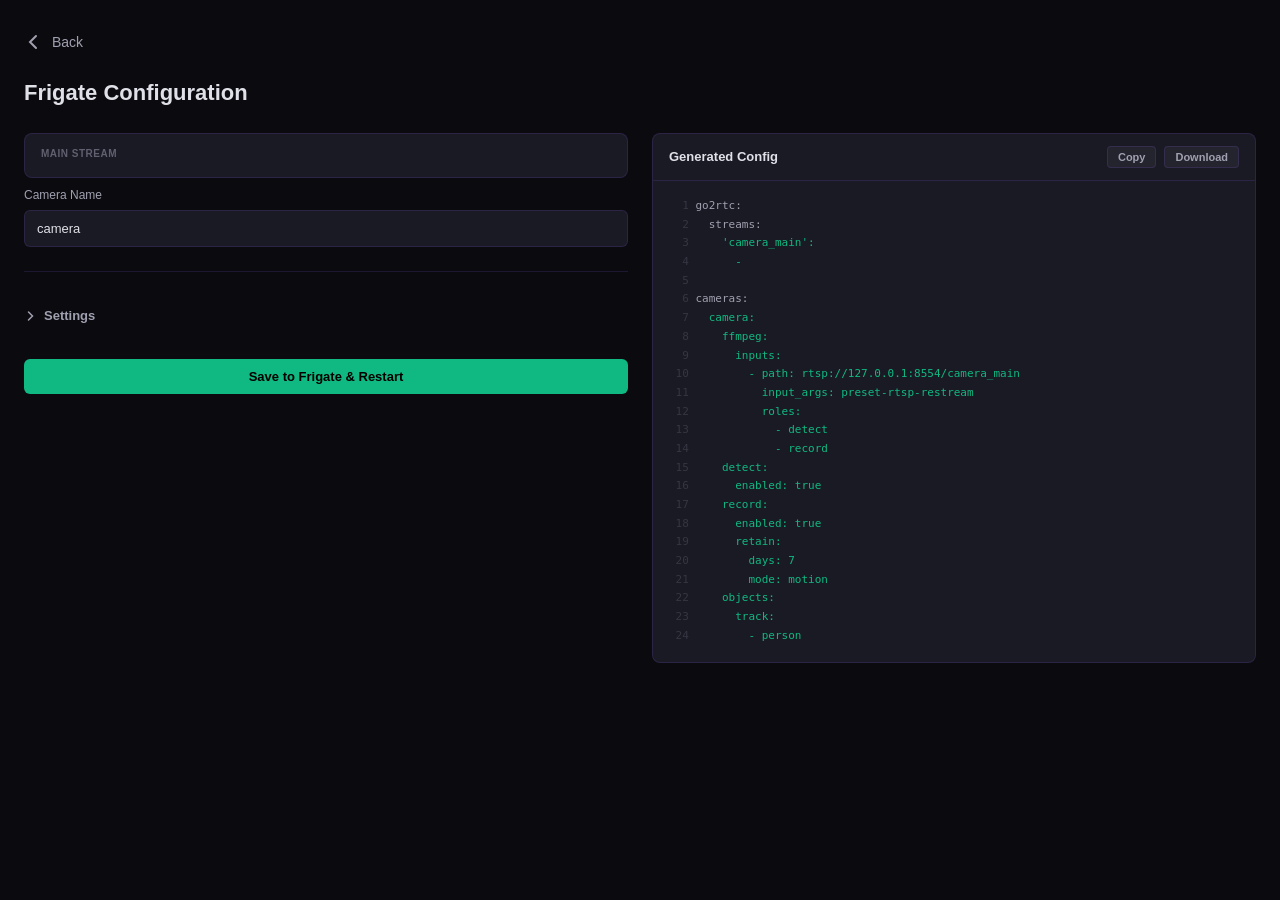
<file: demo-config.html>
<!DOCTYPE html>
<html lang="en">
<head>
    <meta charset="UTF-8">
    <meta name="viewport" content="width=device-width, initial-scale=1.0, maximum-scale=1.0, user-scalable=no">
    <meta name="theme-color" content="#0a0a0f">
    <title>Strix - Configuration</title>
    <style>
        *, *::before, *::after { box-sizing: border-box; margin: 0; padding: 0; }

        :root {
            --bg-primary: #0a0a0f;
            --bg-secondary: #1a1a24;
            --bg-tertiary: #24242f;
            --bg-elevated: #2a2a38;
            --purple-primary: #8b5cf6;
            --purple-light: #a78bfa;
            --purple-dark: #7c3aed;
            --purple-glow: rgba(139, 92, 246, 0.3);
            --purple-glow-strong: rgba(139, 92, 246, 0.5);
            --text-primary: #e0e0e8;
            --text-secondary: #a0a0b0;
            --text-tertiary: #606070;
            --success: #10b981;
            --warning: #f59e0b;
            --error: #ef4444;
            --border-color: rgba(139, 92, 246, 0.15);
            --font-primary: -apple-system, BlinkMacSystemFont, 'Segoe UI', 'Roboto', sans-serif;
            --font-mono: 'SF Mono', 'Monaco', 'Inconsolata', 'Fira Code', monospace;
            --transition-fast: 150ms cubic-bezier(0.4, 0, 0.2, 1);
            --transition-base: 250ms cubic-bezier(0.4, 0, 0.2, 1);
            --shadow-lg: 0 8px 24px rgba(0, 0, 0, 0.5);
        }

        html { font-size: 16px; -webkit-font-smoothing: antialiased; }
        body { font-family: var(--font-primary); background: var(--bg-primary); color: var(--text-primary); line-height: 1.5; min-height: 100vh; }

        .screen { padding: 1.5rem; max-width: 1400px; margin: 0 auto; animation: fadeIn var(--transition-base); }

        .btn-back {
            display: inline-flex; align-items: center; gap: 0.5rem;
            background: none; border: none; color: var(--text-secondary);
            font-size: 0.875rem; font-family: var(--font-primary);
            cursor: pointer; padding: 0.5rem 0; margin-bottom: 1rem;
            transition: color var(--transition-fast);
        }
        .btn-back:hover { color: var(--purple-primary); }

        .page-title { font-size: 1.375rem; font-weight: 600; margin-bottom: 1.5rem; }

        /* Mobile tabs */
        .tabs { display: none; margin-bottom: 1rem; }

        .tabs-row {
            display: flex; gap: 0;
            background: var(--bg-secondary); border: 1px solid var(--border-color);
            border-radius: 8px; padding: 3px; overflow: hidden;
        }

        .tab-btn {
            flex: 1; padding: 0.625rem; text-align: center;
            background: none; border: none; border-radius: 6px;
            font-size: 0.8125rem; font-weight: 600; font-family: var(--font-primary);
            color: var(--text-tertiary); cursor: pointer;
            transition: all var(--transition-fast);
        }
        .tab-btn.active { background: var(--purple-primary); color: white; }

        /* Two-column layout */
        .columns { display: flex; gap: 1.5rem; align-items: flex-start; }

        .col-settings { flex: 1; min-width: 0; }
        .col-config { flex: 1; min-width: 0; position: sticky; top: 1.5rem; }

        @media (max-width: 768px) {
            .tabs { display: block; }
            .columns { flex-direction: column; }
            .col-settings, .col-config { width: 100%; }
            .col-config { position: static; }
            .col-settings.hidden, .col-config.hidden { display: none; }
        }

        /* Stream info */
        .stream-card {
            padding: 0.75rem 1rem;
            background: var(--bg-secondary); border: 1px solid var(--border-color);
            border-radius: 8px; margin-bottom: 0.5rem;
        }
        .stream-label {
            font-size: 0.625rem; font-weight: 600; text-transform: uppercase;
            letter-spacing: 0.05em; color: var(--text-tertiary); margin-bottom: 0.25rem;
        }
        .stream-val { font-family: var(--font-mono); font-size: 0.6875rem; color: var(--text-secondary); word-break: break-all; }
        .stream-val .scheme { color: var(--purple-light); }
        .stream-meta { font-family: var(--font-mono); font-size: 0.625rem; color: var(--text-tertiary); margin-top: 0.25rem; }

        .btn-add-sub {
            display: inline-flex; align-items: center; gap: 0.375rem;
            padding: 0.375rem 0.75rem; background: var(--bg-tertiary);
            border: 1px solid var(--border-color); border-radius: 6px;
            color: var(--text-secondary); font-size: 0.75rem; font-weight: 500;
            font-family: var(--font-primary); cursor: pointer;
            transition: all var(--transition-fast); margin-bottom: 1.5rem;
        }
        .btn-add-sub:hover { border-color: var(--purple-primary); color: var(--purple-light); }

        /* Form fields */
        .section-divider { height: 1px; background: var(--border-color); margin: 1.5rem 0; }

        .form-group { margin-bottom: 1rem; }

        .field-label {
            font-size: 0.75rem; font-weight: 500; color: var(--text-secondary);
            margin-bottom: 0.375rem; display: flex; align-items: center; gap: 0.375rem;
        }

        .field-hint { font-size: 0.6875rem; color: var(--text-tertiary); margin-top: 0.25rem; }

        .input {
            width: 100%; padding: 0.625rem 0.75rem;
            background: var(--bg-secondary); border: 1px solid var(--border-color);
            border-radius: 6px; color: var(--text-primary);
            font-size: 0.8125rem; font-family: var(--font-primary);
            outline: none; transition: all var(--transition-fast);
        }
        .input:focus { border-color: var(--purple-primary); box-shadow: 0 0 0 2px var(--purple-glow); }
        .input::placeholder { color: var(--text-tertiary); }
        .input-sm { max-width: 120px; }
        .input-mono { font-family: var(--font-mono); font-size: 0.75rem; }

        .row { display: flex; gap: 0.75rem; }
        .row > .form-group { flex: 1; }

        select.input { cursor: pointer; appearance: none; padding-right: 2rem;
            background-image: url("data:image/svg+xml,%3Csvg width='10' height='6' viewBox='0 0 10 6' fill='none' xmlns='http://www.w3.org/2000/svg'%3E%3Cpath d='M1 1l4 4 4-4' stroke='%23606070' stroke-width='1.5' stroke-linecap='round'/%3E%3C/svg%3E");
            background-repeat: no-repeat; background-position: right 0.75rem center;
        }

        /* Toggle */
        .toggle-row {
            display: flex; align-items: center; justify-content: space-between;
            padding: 0.5rem 0;
        }
        .toggle-label { font-size: 0.8125rem; color: var(--text-primary); }

        .toggle {
            width: 36px; height: 20px; border-radius: 10px;
            background: var(--bg-tertiary); border: 1px solid var(--border-color);
            cursor: pointer; position: relative; transition: all var(--transition-fast);
            flex-shrink: 0;
        }
        .toggle.on { background: var(--purple-primary); border-color: var(--purple-primary); }
        .toggle::after {
            content: ''; position: absolute; top: 2px; left: 2px;
            width: 14px; height: 14px; border-radius: 50%;
            background: white; transition: transform var(--transition-fast);
        }
        .toggle.on::after { transform: translateX(16px); }

        /* Expand buttons */
        .expand-btn {
            display: flex; align-items: center; gap: 0.5rem;
            width: 100%; padding: 0.75rem 0; background: none; border: none;
            color: var(--text-secondary); font-size: 0.8125rem; font-weight: 600;
            font-family: var(--font-primary); cursor: pointer;
            transition: color var(--transition-fast);
        }
        .expand-btn:hover { color: var(--purple-primary); }
        .expand-btn .chevron { transition: transform var(--transition-fast); width: 12px; height: 12px; }
        .expand-btn.open .chevron { transform: rotate(90deg); }

        .expandable { display: none; }
        .expandable.open { display: block; }

        .section-title {
            font-size: 0.6875rem; font-weight: 600; text-transform: uppercase;
            letter-spacing: 0.06em; color: var(--text-tertiary);
            padding-bottom: 0.5rem; margin-bottom: 0.75rem;
            border-bottom: 1px solid var(--border-color);
        }

        /* Config panel */
        .config-panel {
            background: var(--bg-secondary); border: 1px solid var(--border-color);
            border-radius: 8px; overflow: hidden;
        }

        .config-header {
            display: flex; align-items: center; justify-content: space-between;
            padding: 0.75rem 1rem; border-bottom: 1px solid var(--border-color);
        }
        .config-title { font-size: 0.8125rem; font-weight: 600; }
        .config-actions { display: flex; gap: 0.5rem; }

        .btn-sm {
            padding: 0.25rem 0.625rem; border-radius: 4px;
            font-size: 0.6875rem; font-weight: 600; font-family: var(--font-primary);
            cursor: pointer; border: 1px solid var(--border-color);
            background: var(--bg-tertiary); color: var(--text-secondary);
            transition: all var(--transition-fast);
        }
        .btn-sm:hover { border-color: var(--purple-primary); color: var(--purple-light); }

        .config-code {
            padding: 1rem; font-family: var(--font-mono); font-size: 0.6875rem;
            color: var(--text-secondary); line-height: 1.7;
            max-height: 75vh; overflow-y: auto; white-space: pre;
        }
        .config-code::-webkit-scrollbar { width: 5px; }
        .config-code::-webkit-scrollbar-track { background: transparent; }
        .config-code::-webkit-scrollbar-thumb { background: var(--purple-primary); border-radius: 3px; }

        .diff-added { color: var(--success); }
        .diff-context { color: var(--text-secondary); }
        .diff-line-num { color: var(--text-tertiary); display: inline-block; width: 3ch; text-align: right; margin-right: 1ch; user-select: none; opacity: 0.4; }

        .config-footer {
            padding: 0.75rem 1rem; border-top: 1px solid var(--border-color);
            display: flex; gap: 0.5rem;
        }

        .save-settings { margin-top: 1.5rem; }

        @media (min-width: 769px) {
            .config-footer { display: none !important; }
        }
        @media (max-width: 768px) {
            .save-settings { display: none !important; }
        }

        .btn-save {
            flex: 1; padding: 0.625rem; border-radius: 6px;
            background: var(--success); color: #000; border: none;
            font-size: 0.8125rem; font-weight: 700; font-family: var(--font-primary);
            cursor: pointer; transition: opacity var(--transition-fast);
        }
        .btn-save:hover:not(:disabled) { opacity: 0.9; }
        .btn-save:disabled { opacity: 0.4; cursor: not-allowed; }

        /* Notice */
        .notice {
            padding: 1rem; background: rgba(139, 92, 246, 0.06);
            border: 1px solid rgba(139, 92, 246, 0.2);
            border-radius: 8px; margin-bottom: 1.5rem;
        }
        .notice-title { font-size: 0.875rem; font-weight: 600; color: var(--purple-light); margin-bottom: 0.375rem; }
        .notice-text { font-size: 0.75rem; color: var(--text-secondary); line-height: 1.6; margin-bottom: 0.5rem; }
        .notice-code { font-family: var(--font-mono); font-size: 0.6875rem; background: var(--bg-secondary); padding: 0.375rem 0.625rem; border-radius: 4px; color: var(--purple-light); display: block; margin-top: 0.375rem; }
        .notice-close { float: right; background: none; border: none; color: var(--text-tertiary); cursor: pointer; padding: 0; font-size: 1.25rem; line-height: 1; }

        .toast {
            position: fixed; bottom: 1.5rem; left: 50%;
            transform: translateX(-50%) translateY(100px);
            padding: 0.75rem 1.25rem; background: var(--bg-elevated);
            border: 1px solid var(--border-color); border-radius: 8px;
            box-shadow: var(--shadow-lg); font-size: 0.8125rem; color: var(--text-primary);
            z-index: 1000; transition: transform var(--transition-base);
        }
        .toast.show { transform: translateX(-50%) translateY(0); }
        .toast.hidden { display: none; }

        @keyframes fadeIn { from { opacity: 0; } to { opacity: 1; } }
    </style>
</head>
<body>

<div class="screen">
    <button class="btn-back" id="btn-back">
        <svg width="20" height="20" viewBox="0 0 20 20" fill="none"><path d="M12 4L6 10l6 6" stroke="currentColor" stroke-width="2" stroke-linecap="round"/></svg>
        Back
    </button>
    <h2 class="page-title">Frigate Configuration</h2>

    <div id="notice-area"></div>

    <div class="tabs" id="tabs">
        <div class="tabs-row">
            <button class="tab-btn active" data-tab="settings">Settings</button>
            <button class="tab-btn" data-tab="config">Config</button>
        </div>
    </div>

    <div class="columns">
        <!-- LEFT: settings -->
        <div class="col-settings" id="col-settings">
            <!-- streams -->
            <div class="stream-card" id="main-card"></div>
            <div class="stream-card" id="sub-card" style="display:none"></div>
            <button class="btn-add-sub" id="btn-add-sub" style="display:none">
                <svg width="14" height="14" viewBox="0 0 16 16" fill="none"><path d="M8 3v10M3 8h10" stroke="currentColor" stroke-width="1.5" stroke-linecap="round"/></svg>
                Add Sub Stream
            </button>

            <!-- Level 1: Basic -->
            <div class="form-group">
                <div class="field-label">Camera Name</div>
                <input class="input" id="f-name" placeholder="camera_name" autocomplete="off" spellcheck="false">
            </div>

            <div class="section-divider"></div>

            <!-- Level 2: Settings -->
            <button class="expand-btn" id="btn-l2">
                <svg class="chevron" viewBox="0 0 12 12" fill="none"><path d="M4.5 2l4 4-4 4" stroke="currentColor" stroke-width="1.5" stroke-linecap="round"/></svg>
                Settings
            </button>
            <div class="expandable" id="level2">

                <div class="section-title">Detect</div>
                <div class="toggle-row"><span class="toggle-label">Enabled</span><div class="toggle on" id="t-detect"></div></div>
                <div class="row">
                    <div class="form-group"><div class="field-label">FPS</div><input class="input input-sm" id="f-detect-fps" type="number" placeholder="5"></div>
                    <div class="form-group"><div class="field-label">Width</div><input class="input input-sm" id="f-detect-w" type="number" placeholder="auto"></div>
                    <div class="form-group"><div class="field-label">Height</div><input class="input input-sm" id="f-detect-h" type="number" placeholder="auto"></div>
                </div>

                <div class="section-title">Record</div>
                <div class="toggle-row"><span class="toggle-label">Enabled</span><div class="toggle on" id="t-record"></div></div>

                <div class="section-title">Objects</div>
                <div class="form-group">
                    <input class="input" id="f-objects" value="person" placeholder="person, car, dog" autocomplete="off">
                    <div class="field-hint">Comma-separated list of objects to track</div>
                </div>

                <div class="section-title">Motion</div>
                <div class="toggle-row"><span class="toggle-label">Enabled</span><div class="toggle" id="t-motion"></div></div>
                <div class="row">
                    <div class="form-group"><div class="field-label">Threshold</div><input class="input input-sm" id="f-motion-thresh" type="number" placeholder="30"></div>
                    <div class="form-group"><div class="field-label">Contour Area</div><input class="input input-sm" id="f-motion-contour" type="number" placeholder="10"></div>
                </div>

                <div class="section-title">Other</div>
                <div class="toggle-row"><span class="toggle-label">Snapshots</span><div class="toggle" id="t-snapshots"></div></div>
                <div class="toggle-row"><span class="toggle-label">Audio Detection</span><div class="toggle" id="t-audio"></div></div>
                <div class="form-group" id="audio-filters-group" style="display:none">
                    <div class="field-label">Audio Filters</div>
                    <input class="input" id="f-audio-filters" placeholder="bark, speech, fire_alarm" autocomplete="off">
                </div>
                <div class="toggle-row"><span class="toggle-label">Notifications</span><div class="toggle" id="t-notifications"></div></div>

                <div class="section-divider"></div>

                <!-- Level 3: Advanced -->
                <button class="expand-btn" id="btn-l3">
                    <svg class="chevron" viewBox="0 0 12 12" fill="none"><path d="M4.5 2l4 4-4 4" stroke="currentColor" stroke-width="1.5" stroke-linecap="round"/></svg>
                    Advanced
                </button>
                <div class="expandable" id="level3">

                    <div class="section-title">FFmpeg</div>
                    <div class="row">
                        <div class="form-group"><div class="field-label">HW Accel</div>
                            <select class="input" id="f-hwaccel"><option value="">auto</option><option value="preset-vaapi">VAAPI</option><option value="preset-nvidia-h264">NVIDIA H264</option><option value="preset-nvidia-h265">NVIDIA H265</option><option value="preset-rpi-64-h264">RPi 64 H264</option></select>
                        </div>
                        <div class="form-group"><div class="field-label">GPU</div><input class="input input-sm" id="f-gpu" type="number" placeholder="0"></div>
                    </div>

                    <div class="section-title">Live View</div>
                    <div class="row">
                        <div class="form-group"><div class="field-label">Height</div><input class="input input-sm" id="f-live-h" type="number" placeholder="auto"></div>
                        <div class="form-group"><div class="field-label">Quality (1-31)</div><input class="input input-sm" id="f-live-q" type="number" placeholder="8"></div>
                    </div>

                    <div class="section-title">Birdseye</div>
                    <div class="toggle-row"><span class="toggle-label">Enabled</span><div class="toggle" id="t-birdseye"></div></div>
                    <div class="form-group"><div class="field-label">Mode</div>
                        <select class="input" id="f-birdseye-mode"><option value="">default</option><option value="continuous">continuous</option><option value="motion">motion</option><option value="objects">objects</option></select>
                    </div>

                    <div class="section-title">ONVIF</div>
                    <div class="row">
                        <div class="form-group"><div class="field-label">Host</div><input class="input" id="f-onvif-host" placeholder="" autocomplete="off"></div>
                        <div class="form-group"><div class="field-label">Port</div><input class="input input-sm" id="f-onvif-port" type="number" placeholder="80"></div>
                    </div>
                    <div class="row">
                        <div class="form-group"><div class="field-label">User</div><input class="input" id="f-onvif-user" autocomplete="off"></div>
                        <div class="form-group"><div class="field-label">Password</div><input class="input" id="f-onvif-pass" autocomplete="off"></div>
                    </div>
                    <div class="toggle-row"><span class="toggle-label">Auto-tracking</span><div class="toggle" id="t-onvif-track"></div></div>

                    <div class="section-title">PTZ</div>
                    <div class="toggle-row"><span class="toggle-label">Enabled</span><div class="toggle" id="t-ptz"></div></div>

                    <div class="section-title">UI</div>
                    <div class="row">
                        <div class="form-group"><div class="field-label">Order</div><input class="input input-sm" id="f-ui-order" type="number" placeholder="0"></div>
                    </div>
                    <div class="toggle-row"><span class="toggle-label">Dashboard</span><div class="toggle on" id="t-ui-dash"></div></div>

                    <div class="section-title">Go2RTC Overrides</div>
                    <div class="row">
                        <div class="form-group"><div class="field-label">Main Stream Name</div><input class="input input-mono" id="f-g2r-main-name" autocomplete="off"></div>
                        <div class="form-group"><div class="field-label">Sub Stream Name</div><input class="input input-mono" id="f-g2r-sub-name" autocomplete="off"></div>
                    </div>
                    <div class="form-group"><div class="field-label">Main Source Override</div><input class="input input-mono" id="f-g2r-main-src" autocomplete="off"></div>
                    <div class="form-group"><div class="field-label">Sub Source Override</div><input class="input input-mono" id="f-g2r-sub-src" autocomplete="off"></div>

                    <div class="section-title">Frigate Overrides</div>
                    <div class="form-group"><div class="field-label">Main Path</div><input class="input input-mono" id="f-fri-main-path" autocomplete="off"></div>
                    <div class="form-group"><div class="field-label">Sub Path</div><input class="input input-mono" id="f-fri-sub-path" autocomplete="off"></div>
                    <div class="form-group"><div class="field-label">Main Input Args</div><input class="input input-mono" id="f-fri-main-args" autocomplete="off"></div>
                    <div class="form-group"><div class="field-label">Sub Input Args</div><input class="input input-mono" id="f-fri-sub-args" autocomplete="off"></div>
                </div>
            </div>

            <div class="save-settings" id="save-settings" style="display:none">
                <button class="btn-save" id="btn-save-settings" style="width:100%">Save to Frigate & Restart</button>
            </div>
        </div>

        <!-- RIGHT: config -->
        <div class="col-config" id="col-config">
            <div class="config-panel">
                <div class="config-header">
                    <span class="config-title">Generated Config</span>
                    <div class="config-actions">
                        <button class="btn-sm" id="btn-copy">Copy</button>
                        <button class="btn-sm" id="btn-download">Download</button>
                    </div>
                </div>
                <div class="config-code" id="config-code">Loading...</div>
                <div class="config-footer" id="config-footer" style="display:none">
                    <button class="btn-save" id="btn-save">Save to Frigate & Restart</button>
                </div>
            </div>
        </div>
    </div>
</div>

<div id="toast" class="toast hidden"></div>

<script>
    var params = new URLSearchParams(location.search);
    var mainStream = params.get('main') || '';
    var subStream = params.get('sub') || '';
    var sessionId = params.get('session') || '';
    var ip = params.get('ip') || '';
    var mac = params.get('mac') || '';
    var vendor = params.get('vendor') || '';
    var model = params.get('model') || '';
    var server = params.get('server') || '';
    var hostname = params.get('hostname') || '';
    var ports = params.get('ports') || '';
    var userParam = params.get('user') || '';
    var channel = params.get('channel') || '';
    var ids = params.get('ids') || '';
    var mainWidth = params.get('main_width') || '';
    var mainHeight = params.get('main_height') || '';

    var frigateConnected = false;
    var existingConfig = '';
    var generatedConfig = '';
    var addedLines = {};
    var abortCtrl = null;
    var debounceTimer = null;

    // -- init --
    document.getElementById('btn-back').addEventListener('click', function() { history.back(); });

    // stream cards
    renderStreamCard('main-card', 'Main Stream', mainStream, mainWidth, mainHeight);
    if (subStream) {
        renderStreamCard('sub-card', 'Sub Stream', subStream, '', '');
        document.getElementById('sub-card').style.display = '';
    }
    if (!subStream && sessionId) document.getElementById('btn-add-sub').style.display = '';

    document.getElementById('btn-add-sub').addEventListener('click', function() {
        var p = new URLSearchParams();
        p.set('id', sessionId); p.set('mode', 'sub'); p.set('main', mainStream);
        ['ip','mac','vendor','model','server','hostname','ports','user','channel','ids'].forEach(function(k) {
            if (params.get(k)) p.set(k, params.get(k));
        });
        window.location.href = 'demo-test.html?' + p.toString();
    });

    // default name from IP
    var defaultName = ip ? 'camera_' + ip.replace(/\./g, '_') : 'camera';
    document.getElementById('f-name').value = defaultName;

    // prefill ONVIF from probe
    if (ip) document.getElementById('f-onvif-host').value = ip;
    if (userParam) document.getElementById('f-onvif-user').value = userParam;

    // -- tabs (mobile) --
    document.querySelectorAll('.tab-btn').forEach(function(btn) {
        btn.addEventListener('click', function() {
            document.querySelectorAll('.tab-btn').forEach(function(b) { b.classList.remove('active'); });
            btn.classList.add('active');
            var tab = btn.dataset.tab;
            document.getElementById('col-settings').classList.toggle('hidden', tab !== 'settings');
            document.getElementById('col-config').classList.toggle('hidden', tab !== 'config');
        });
    });

    // -- expand buttons --
    ['btn-l2', 'btn-l3'].forEach(function(id) {
        document.getElementById(id).addEventListener('click', function() {
            this.classList.toggle('open');
            var target = id === 'btn-l2' ? 'level2' : 'level3';
            document.getElementById(target).classList.toggle('open');
        });
    });

    // -- toggles --
    document.querySelectorAll('.toggle').forEach(function(el) {
        el.addEventListener('click', function() {
            el.classList.toggle('on');
            if (el.id === 't-audio') {
                document.getElementById('audio-filters-group').style.display = el.classList.contains('on') ? '' : 'none';
            }
            scheduleGenerate(0);
        });
    });

    // -- inputs: debounced regeneration --
    document.querySelectorAll('.input').forEach(function(el) {
        el.addEventListener('input', function() { scheduleGenerate(300); });
    });
    document.querySelectorAll('select.input').forEach(function(el) {
        el.addEventListener('change', function() { scheduleGenerate(0); });
    });

    // -- copy / download --
    document.getElementById('btn-copy').addEventListener('click', function() {
        var ta = document.createElement('textarea');
        ta.value = generatedConfig; ta.style.position = 'fixed'; ta.style.left = '-9999px';
        document.body.appendChild(ta); ta.select(); document.execCommand('copy');
        document.body.removeChild(ta);
        showToast('Copied');
    });
    document.getElementById('btn-download').addEventListener('click', function() {
        var blob = new Blob([generatedConfig], { type: 'text/plain' });
        var url = URL.createObjectURL(blob);
        var a = document.createElement('a'); a.href = url; a.download = 'frigate-config.yaml'; a.click();
        URL.revokeObjectURL(url);
    });

    // -- save --
    document.getElementById('btn-save').addEventListener('click', function() { saveFrigate(); });
    document.getElementById('btn-save-settings').addEventListener('click', function() { saveFrigate(); });

    // Demo: show save buttons and generate config locally
    frigateConnected = true;
    document.getElementById('config-footer').style.display = '';
    document.getElementById('save-settings').style.display = '';

    // Initial generate
    generate();

    function scheduleGenerate(delay) {
        clearTimeout(debounceTimer);
        if (delay <= 0) { generate(); return; }
        debounceTimer = setTimeout(generate, delay);
    }

    function generate() {
        var name = val('f-name') || defaultName;
        var mainName = name + '_main';
        var subName = name + '_sub';

        var lines = [];
        var added = {};
        var ln = 1;

        function add(text, isNew) { lines.push(text); if (isNew) added[ln] = true; ln++; }

        // go2rtc section
        add('go2rtc:', false);
        add('  streams:', false);
        add("    '" + mainName + "':", true);
        add('      - ' + mainStream, true);
        if (subStream) {
            add("    '" + subName + "':", true);
            add('      - ' + subStream, true);
        }
        add('', false);

        // cameras section
        add('cameras:', false);
        add('  ' + name + ':', true);

        // ffmpeg
        add('    ffmpeg:', true);
        var hw = val('f-hwaccel');
        if (hw) { add('      hwaccel_args: ' + hw, true); }
        add('      inputs:', true);
        if (subStream) {
            add('        - path: rtsp://127.0.0.1:8554/' + subName, true);
            add('          input_args: preset-rtsp-restream', true);
            add('          roles:', true);
            add('            - detect', true);
            add('        - path: rtsp://127.0.0.1:8554/' + mainName, true);
            add('          input_args: preset-rtsp-restream', true);
            add('          roles:', true);
            add('            - record', true);
        } else {
            add('        - path: rtsp://127.0.0.1:8554/' + mainName, true);
            add('          input_args: preset-rtsp-restream', true);
            add('          roles:', true);
            add('            - detect', true);
            add('            - record', true);
        }

        // detect
        if (tog('t-detect')) {
            add('    detect:', true);
            add('      enabled: true', true);
            var fps = ival('f-detect-fps');
            if (fps) add('      fps: ' + fps, true);
            var dw = ival('f-detect-w'), dh = ival('f-detect-h');
            if (dw) add('      width: ' + dw, true);
            if (dh) add('      height: ' + dh, true);
        }

        // record
        if (tog('t-record')) {
            add('    record:', true);
            add('      enabled: true', true);
            add('      retain:', true);
            add('        days: 7', true);
            add('        mode: motion', true);
        }

        // objects
        var obj = val('f-objects');
        if (obj) {
            add('    objects:', true);
            add('      track:', true);
            obj.split(',').forEach(function(o) {
                o = o.trim();
                if (o) add('        - ' + o, true);
            });
        }

        // motion
        if (tog('t-motion')) {
            add('    motion:', true);
            var mt = ival('f-motion-thresh');
            if (mt) add('      threshold: ' + mt, true);
            var mc = ival('f-motion-contour');
            if (mc) add('      contour_area: ' + mc, true);
        }

        // snapshots
        if (tog('t-snapshots')) {
            add('    snapshots:', true);
            add('      enabled: true', true);
        }

        // audio
        if (tog('t-audio')) {
            add('    audio:', true);
            add('      enabled: true', true);
        }

        // onvif
        var oh = val('f-onvif-host');
        if (oh) {
            add('    onvif:', true);
            add('      host: ' + oh, true);
            var op = ival('f-onvif-port');
            if (op) add('      port: ' + op, true);
            var ou = val('f-onvif-user');
            if (ou) add('      user: ' + ou, true);
            var opass = val('f-onvif-pass');
            if (opass) add('      password: ' + opass, true);
        }

        // ui
        if (!tog('t-ui-dash')) {
            add('    ui:', true);
            add('      dashboard: false', true);
        }

        generatedConfig = lines.join('\n');
        addedLines = added;
        renderConfigView();
    }

    function renderConfigView() {
        var el = document.getElementById('config-code');
        el.textContent = '';

        var lines = generatedConfig.split('\n');
        lines.forEach(function(text, i) {
            var row = document.createElement('div');
            var num = document.createElement('span');
            num.className = 'diff-line-num';
            num.textContent = i + 1;
            row.appendChild(num);
            var span = document.createElement('span');
            span.className = addedLines[i + 1] ? 'diff-added' : 'diff-context';
            span.textContent = text;
            row.appendChild(span);
            el.appendChild(row);
        });
    }

    function renderCode(text) {
        var el = document.getElementById('config-code');
        el.textContent = text;
    }

    function allSaveBtns() { return [document.getElementById('btn-save'), document.getElementById('btn-save-settings')]; }

    // Demo: simulate saving to Frigate
    async function saveFrigate() {
        var btns = allSaveBtns();
        btns.forEach(function(b) { b.disabled = true; b.textContent = 'Saving...'; });

        // Simulate network delay
        await new Promise(function(r) { setTimeout(r, 1500 + Math.random() * 1000); });

        btns.forEach(function(b) { b.textContent = 'Saved'; });
        var seconds = 10;
        function tick() {
            if (seconds > 0) { showToast('Frigate is restarting... ' + seconds + 's', 1500); seconds--; setTimeout(tick, 1000); }
            else showToast('Done! Open Frigate to see your camera.', 10000);
        }
        tick();
    }

    function renderStreamCard(id, label, url, w, h) {
        var card = document.getElementById(id);
        var lbl = document.createElement('div'); lbl.className = 'stream-label'; lbl.textContent = label; card.appendChild(lbl);
        var v = document.createElement('div'); v.className = 'stream-val';
        var i = url.indexOf('://');
        if (i > 0) { var s = document.createElement('span'); s.className = 'scheme'; s.textContent = url.substring(0, i + 3); v.appendChild(s); v.appendChild(document.createTextNode(url.substring(i + 3))); }
        else v.textContent = url;
        card.appendChild(v);
        if (w && h) { var m = document.createElement('div'); m.className = 'stream-meta'; m.textContent = w + 'x' + h; card.appendChild(m); }
    }

    // helpers
    function val(id) { return document.getElementById(id).value.trim(); }
    function ival(id) { return parseInt(val(id)) || 0; }
    function tog(id) { return document.getElementById(id).classList.contains('on'); }

    var toastTimer = null;
    function showToast(msg, dur) {
        var t = document.getElementById('toast'); t.textContent = msg;
        t.classList.remove('hidden'); t.classList.add('show');
        clearTimeout(toastTimer);
        toastTimer = setTimeout(function() { t.classList.remove('show'); setTimeout(function() { t.classList.add('hidden'); }, 250); }, dur || 3000);
    }
</script>

</body>
</html>
</file>
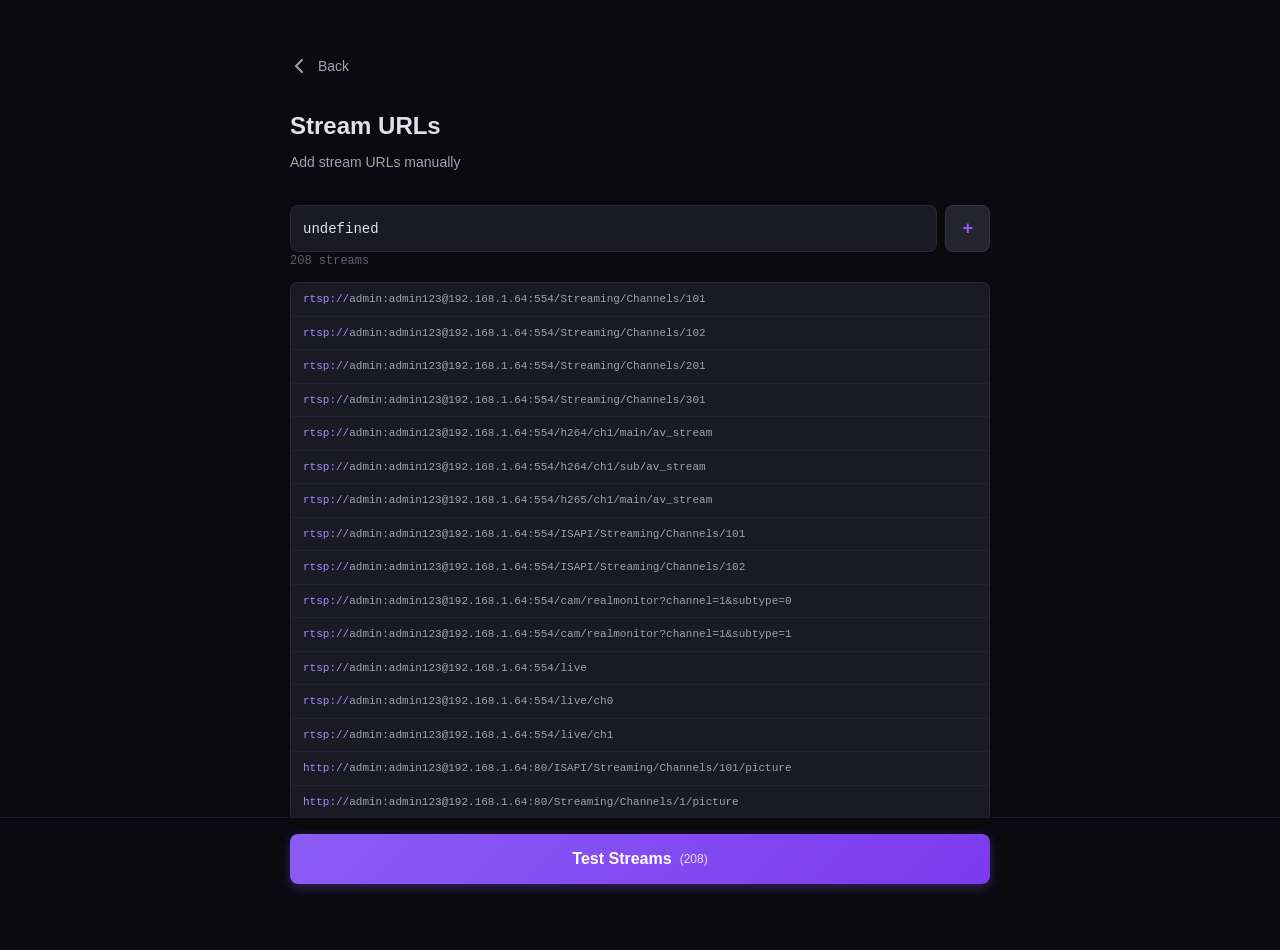
<file: demo-create.html>
<!DOCTYPE html>
<html lang="en">
<head>
    <meta charset="UTF-8">
    <meta name="viewport" content="width=device-width, initial-scale=1.0, maximum-scale=1.0, user-scalable=no">
    <meta name="theme-color" content="#0a0a0f">
    <title>Strix - Stream URLs</title>
    <style>
        *, *::before, *::after { box-sizing: border-box; margin: 0; padding: 0; }

        :root {
            --bg-primary: #0a0a0f;
            --bg-secondary: #1a1a24;
            --bg-tertiary: #24242f;
            --bg-elevated: #2a2a38;
            --purple-primary: #8b5cf6;
            --purple-light: #a78bfa;
            --purple-dark: #7c3aed;
            --purple-glow: rgba(139, 92, 246, 0.3);
            --purple-glow-strong: rgba(139, 92, 246, 0.5);
            --text-primary: #e0e0e8;
            --text-secondary: #a0a0b0;
            --text-tertiary: #606070;
            --success: #10b981;
            --warning: #f59e0b;
            --error: #ef4444;
            --border-color: rgba(139, 92, 246, 0.15);
            --font-primary: -apple-system, BlinkMacSystemFont, 'Segoe UI', 'Roboto', sans-serif;
            --font-mono: 'SF Mono', 'Monaco', 'Inconsolata', 'Fira Code', monospace;
            --transition-fast: 150ms cubic-bezier(0.4, 0, 0.2, 1);
            --transition-base: 250ms cubic-bezier(0.4, 0, 0.2, 1);
            --shadow-lg: 0 8px 24px rgba(0, 0, 0, 0.5);
        }

        html { font-size: 16px; -webkit-font-smoothing: antialiased; }

        body {
            font-family: var(--font-primary);
            background: var(--bg-primary);
            color: var(--text-primary);
            line-height: 1.5;
            min-height: 100vh;
            padding-bottom: 5rem;
        }

        .screen { padding: 1.5rem; animation: fadeIn var(--transition-base); }
        .container { max-width: 600px; margin: 0 auto; width: 100%; }

        @media (min-width: 768px) {
            .screen { padding: 3rem 1.5rem; }
            .container { max-width: 700px; }
        }

        .btn-back {
            display: inline-flex; align-items: center; gap: 0.5rem;
            background: none; border: none;
            color: var(--text-secondary); font-size: 0.875rem;
            font-family: var(--font-primary); cursor: pointer;
            padding: 0.5rem 0; margin-bottom: 1.5rem;
            transition: color var(--transition-fast);
        }
        .btn-back:hover { color: var(--purple-primary); }

        .screen-title { font-size: 1.5rem; font-weight: 600; margin-bottom: 0.5rem; }

        .screen-subtitle {
            font-size: 0.875rem; color: var(--text-secondary);
            margin-bottom: 2rem;
        }

        .screen-subtitle span { color: var(--purple-light); font-family: var(--font-mono); }

        /* Loading */
        .loading {
            text-align: center; padding: 3rem;
            color: var(--text-tertiary); font-size: 0.875rem;
        }

        .loading-spinner {
            width: 24px; height: 24px;
            border: 2px solid var(--border-color);
            border-top-color: var(--purple-primary);
            border-radius: 50%;
            margin: 0 auto 1rem;
            animation: spin 0.8s linear infinite;
        }

        @keyframes spin { to { transform: rotate(360deg); } }

        /* Stream list */
        .stream-count {
            font-size: 0.75rem; color: var(--text-tertiary);
            font-family: var(--font-mono);
            margin-bottom: 0.75rem;
            display: flex; align-items: center; justify-content: space-between;
        }

        .streams-box {
            background: var(--bg-secondary);
            border: 1px solid var(--border-color);
            border-radius: 8px;
            max-height: 60vh; overflow-y: auto;
        }

        .stream-url {
            padding: 0.5rem 0.75rem;
            font-family: var(--font-mono); font-size: 0.6875rem;
            color: var(--text-secondary);
            border-bottom: 1px solid rgba(139, 92, 246, 0.07);
            word-break: break-all; line-height: 1.5;
        }

        .stream-url:last-child { border-bottom: none; }

        .stream-url .scheme { color: var(--purple-light); }
        .stream-url .creds { color: var(--text-tertiary); }

        .stream-url.custom {
            display: flex; align-items: center; justify-content: space-between;
            gap: 0.5rem;
            background: rgba(139, 92, 246, 0.05);
        }

        .stream-url.custom .url-text { flex: 1; min-width: 0; }

        .btn-remove-url {
            background: none; border: none; cursor: pointer;
            color: var(--text-tertiary); padding: 0.25rem;
            display: flex; flex-shrink: 0;
            transition: color var(--transition-fast);
        }
        .btn-remove-url:hover { color: var(--error); }

        /* Custom scrollbar */
        .streams-box::-webkit-scrollbar { width: 6px; }
        .streams-box::-webkit-scrollbar-track { background: transparent; }
        .streams-box::-webkit-scrollbar-thumb { background: var(--purple-primary); border-radius: 3px; }

        /* Add custom stream */
        .add-section { margin-top: 1rem; }

        .add-row {
            display: flex; gap: 0.5rem;
        }

        .add-input {
            flex: 1; padding: 0.75rem;
            background: var(--bg-secondary);
            border: 1px solid var(--border-color);
            border-radius: 8px;
            color: var(--text-primary);
            font-size: 0.875rem; font-family: var(--font-mono);
            outline: none;
            transition: all var(--transition-fast);
        }

        .add-input:focus {
            border-color: var(--purple-primary);
            box-shadow: 0 0 0 3px var(--purple-glow);
        }

        .add-input::placeholder { color: var(--text-tertiary); }

        .btn-add {
            padding: 0.75rem 1rem;
            background: var(--bg-tertiary);
            border: 1px solid var(--border-color);
            border-radius: 8px;
            color: var(--purple-primary);
            font-size: 1.125rem; font-weight: 600;
            cursor: pointer;
            transition: all var(--transition-fast);
            display: flex; align-items: center; justify-content: center;
        }
        .btn-add:hover { border-color: var(--purple-primary); background: var(--bg-elevated); }

        /* Error */
        .error-box {
            padding: 1rem;
            background: rgba(239, 68, 68, 0.1);
            border: 1px solid rgba(239, 68, 68, 0.3);
            border-radius: 8px;
            color: var(--error);
            font-size: 0.875rem;
        }

        /* Sticky bottom bar */
        .bottom-bar {
            position: fixed; bottom: 0; left: 0; right: 0;
            padding: 1rem 1.5rem;
            background: var(--bg-primary);
            border-top: 1px solid var(--border-color);
            display: flex; justify-content: center;
            z-index: 100;
        }

        .bottom-bar .btn {
            max-width: 700px; width: 100%;
            display: inline-flex; align-items: center; justify-content: center;
            gap: 0.5rem; padding: 1rem 1.5rem; border-radius: 8px;
            font-size: 1rem; font-weight: 600; font-family: var(--font-primary);
            cursor: pointer; transition: all var(--transition-fast);
            border: none; outline: none;
        }

        .btn-primary {
            background: linear-gradient(135deg, var(--purple-primary), var(--purple-dark));
            color: white; box-shadow: 0 4px 12px var(--purple-glow);
        }

        .btn-primary:hover:not(:disabled) {
            transform: translateY(-2px);
            box-shadow: 0 8px 20px var(--purple-glow-strong);
        }

        .btn-primary:active:not(:disabled) { transform: translateY(0); }
        .btn-primary:disabled { opacity: 0.5; cursor: not-allowed; }

        .btn-count {
            font-size: 0.75rem; opacity: 0.8;
            font-weight: 400;
        }

        /* Contribute banner */
        .contribute-banner {
            margin-top: 0.75rem;
            padding: 0.75rem 1rem;
            background: rgba(139, 92, 246, 0.08);
            border: 1px solid rgba(139, 92, 246, 0.25);
            border-radius: 8px;
            animation: fadeIn var(--transition-base);
        }

        .contribute-text {
            font-size: 0.8125rem; color: var(--text-secondary);
            margin-bottom: 0.625rem; line-height: 1.5;
        }

        .contribute-actions {
            display: flex; gap: 0.5rem;
        }

        .contribute-actions button {
            padding: 0.375rem 0.75rem;
            border-radius: 6px;
            font-size: 0.75rem; font-weight: 600;
            font-family: var(--font-primary);
            cursor: pointer;
            transition: all var(--transition-fast);
            border: none;
        }

        .btn-contribute-yes {
            background: var(--purple-primary); color: white;
        }
        .btn-contribute-yes:hover { background: var(--purple-light); }

        .btn-contribute-no {
            background: var(--bg-tertiary); color: var(--text-secondary);
            border: 1px solid var(--border-color);
        }
        .btn-contribute-no:hover { color: var(--text-primary); }

        /* Toast */
        .toast {
            position: fixed; bottom: 5.5rem; left: 50%;
            transform: translateX(-50%) translateY(100px);
            padding: 1rem 1.5rem;
            background: var(--bg-elevated);
            border: 1px solid var(--border-color);
            border-radius: 8px; box-shadow: var(--shadow-lg);
            font-size: 0.875rem; color: var(--text-primary);
            z-index: 1001; transition: transform var(--transition-base);
        }
        .toast.show { transform: translateX(-50%) translateY(0); }
        .toast.hidden { display: none; }

        @keyframes fadeIn { from { opacity: 0; } to { opacity: 1; } }
    </style>
</head>
<body>

<div class="screen">
    <div class="container">
        <button class="btn-back" id="btn-back">
            <svg width="20" height="20" viewBox="0 0 20 20" fill="none">
                <path d="M12 4L6 10l6 6" stroke="currentColor" stroke-width="2" stroke-linecap="round"/>
            </svg>
            Back
        </button>

        <h2 class="screen-title">Stream URLs</h2>
        <p class="screen-subtitle" id="subtitle"></p>

        <div id="content">
            <div class="loading">
                <div class="loading-spinner"></div>
                Building stream URLs...
            </div>
        </div>
    </div>
</div>

<div class="bottom-bar">
    <button class="btn btn-primary" id="btn-test" disabled>
        Test Streams <span class="btn-count" id="btn-count"></span>
    </button>
</div>

<div id="toast" class="toast hidden"></div>

<script>
    var params = new URLSearchParams(location.search);
    var ip = params.get('ip') || '';
    var ids = params.get('ids') || '';
    var user = params.get('user') || '';
    var pass = params.get('pass') || '';
    var channel = params.get('channel') || '';
    var ports = params.get('ports') || '';
    var mac = params.get('mac') || '';
    var vendor = params.get('vendor') || '';
    var model = params.get('model') || '';
    var server = params.get('server') || '';
    var hostname = params.get('hostname') || '';

    var dbStreams = [];    // from /api/streams
    var customStreams = []; // user-added

    // Pre-populate custom streams from "url" query parameter (supports multiple)
    params.getAll('url').forEach(function(u) {
        u = u.trim();
        if (u && u.indexOf('://') !== -1 && customStreams.indexOf(u) === -1) {
            customStreams.push(u);
        }
    });

    // subtitle
    document.getElementById('subtitle').textContent = ip ? 'Target: ' + ip : 'Add stream URLs manually';

    // back
    document.getElementById('btn-back').addEventListener('click', function() {
        history.back();
    });

    // Demo: generate stream URLs from hardcoded patterns with user's IP and credentials
    (function generateDemoStreams() {
        var u = user || 'admin';
        var p = pass || 'admin123';
        var h = ip || '192.168.1.64';
        var cred = u + ':' + p + '@' + h;
        var patterns = [
            // Hikvision RTSP
            'rtsp://'+cred+':554/Streaming/Channels/101','rtsp://'+cred+':554/Streaming/Channels/102',
            'rtsp://'+cred+':554/Streaming/Channels/201','rtsp://'+cred+':554/Streaming/Channels/301',
            'rtsp://'+cred+':554/h264/ch1/main/av_stream','rtsp://'+cred+':554/h264/ch1/sub/av_stream',
            'rtsp://'+cred+':554/h265/ch1/main/av_stream','rtsp://'+cred+':554/ISAPI/Streaming/Channels/101',
            'rtsp://'+cred+':554/ISAPI/Streaming/Channels/102','rtsp://'+cred+':554/cam/realmonitor?channel=1&subtype=0',
            'rtsp://'+cred+':554/cam/realmonitor?channel=1&subtype=1','rtsp://'+cred+':554/live',
            'rtsp://'+cred+':554/live/ch0','rtsp://'+cred+':554/live/ch1',
            // Hikvision HTTP
            'http://'+cred+':80/ISAPI/Streaming/Channels/101/picture','http://'+cred+':80/Streaming/Channels/1/picture',
            'http://'+cred+':80/cgi-bin/snapshot.cgi','http://'+cred+':80/ISAPI/Streaming/Channels/101/httpPreview',
            // Dahua RTSP
            'rtsp://'+cred+':554/cam/realmonitor?channel=1&subtype=0&unicast=true',
            'rtsp://'+cred+':554/cam/realmonitor?channel=1&subtype=1&unicast=true',
            'rtsp://'+cred+':554/cam/realmonitor?channel=1&subtype=2',
            'rtsp://'+cred+':554/live','rtsp://'+cred+':554/mediaServer/streaming?channel=1&subtype=0',
            // Dahua HTTP
            'http://'+cred+':80/cgi-bin/snapshot.cgi?channel=1','http://'+cred+':80/cgi-bin/mjpg/video.cgi?channel=1&subtype=1',
            // Reolink RTSP
            'rtsp://'+cred+':554/h264Preview_01_main','rtsp://'+cred+':554/h264Preview_01_sub',
            'rtsp://'+cred+':554/h265Preview_01_main','rtsp://'+cred+':554/h264Preview_02_main',
            'rtsp://'+cred+':8554/h264Preview_01_main','rtsp://'+cred+':8554/h264Preview_01_sub',
            // Reolink HTTP
            'http://'+cred+':80/cgi-bin/api.cgi?cmd=Snap&channel=0',
            'http://'+cred+':80/flv?port=1935&app=bcs&stream=channel0_main.bcs',
            'http://'+cred+':80/flv?port=1935&app=bcs&stream=channel0_ext.bcs',
            // ONVIF generic
            'rtsp://'+cred+':554/onvif1','rtsp://'+cred+':554/onvif2',
            'rtsp://'+cred+':554/onvif/profile1/media.smp','rtsp://'+cred+':554/onvif/profile2/media.smp',
            'rtsp://'+cred+':554/onvif/media/profile1','rtsp://'+cred+':554/onvif/media/profile2',
            // Axis
            'rtsp://'+cred+':554/axis-media/media.amp','rtsp://'+cred+':554/axis-media/media.amp?videocodec=h264',
            'rtsp://'+cred+':554/axis-media/media.amp?videocodec=h265',
            'rtsp://'+cred+':554/axis-media/media.amp?resolution=1920x1080',
            'rtsp://'+cred+':554/axis-media/media.amp?resolution=640x480',
            'http://'+cred+':80/axis-cgi/jpg/image.cgi','http://'+cred+':80/axis-cgi/mjpg/video.cgi',
            // Amcrest
            'rtsp://'+cred+':554/cam/realmonitor?channel=1&subtype=0',
            'rtsp://'+cred+':554/cam/realmonitor?channel=1&subtype=1',
            'http://'+cred+':80/cgi-bin/snapshot.cgi',
            // Vivotek
            'rtsp://'+cred+':554/live.sdp','rtsp://'+cred+':554/live2.sdp',
            'rtsp://'+cred+':554/video.mp4','rtsp://'+cred+':554/video2.mp4',
            'http://'+cred+':80/cgi-bin/viewer/video.jpg',
            // Uniview
            'rtsp://'+cred+':554/unicast/c1/s0/live','rtsp://'+cred+':554/unicast/c1/s1/live',
            'rtsp://'+cred+':554/media/video1','rtsp://'+cred+':554/media/video2',
            // Samsung/Hanwha
            'rtsp://'+cred+':554/profile1/media.smp','rtsp://'+cred+':554/profile2/media.smp',
            'rtsp://'+cred+':554/profile3/media.smp',
            // Foscam
            'rtsp://'+cred+':88/videoMain','rtsp://'+cred+':88/videoSub',
            'rtsp://'+cred+':554/videoMain','rtsp://'+cred+':554/videoSub',
            'http://'+cred+':88/cgi-bin/CGIProxy.fcgi?cmd=snapPicture2',
            // Bosch
            'rtsp://'+cred+':554/rtsp_tunnel','rtsp://'+cred+':554/video?inst=1',
            'rtsp://'+cred+':554/video?inst=2',
            // TP-Link
            'rtsp://'+cred+':554/stream1','rtsp://'+cred+':554/stream2',
            'rtsp://'+cred+':554/h264_hd.sdp','rtsp://'+cred+':554/h264_sd.sdp',
            // Wyze
            'rtsp://'+cred+':554/live','rtsp://'+cred+':8554/live',
            // Generic patterns
            'rtsp://'+cred+':554/1','rtsp://'+cred+':554/2',
            'rtsp://'+cred+':554/ch0_0.h264','rtsp://'+cred+':554/ch0_1.h264',
            'rtsp://'+cred+':554/ch01.264','rtsp://'+cred+':554/ch01_0.264',
            'rtsp://'+cred+':554/user='+u+'&password='+p+'&channel=1&stream=0.sdp',
            'rtsp://'+cred+':554/user='+u+'&password='+p+'&channel=1&stream=1.sdp',
            'rtsp://'+cred+':554/mpeg4/media.amp','rtsp://'+cred+':554/media/video1',
            'rtsp://'+cred+':554/VideoInput/1/h264/1','rtsp://'+cred+':554/VideoInput/1/h264/2',
            'rtsp://'+cred+':554/VideoInput/1/h265/1',
            'rtsp://'+cred+':554/video1','rtsp://'+cred+':554/video2','rtsp://'+cred+':554/video3',
            'rtsp://'+cred+':554/live/0/MAIN','rtsp://'+cred+':554/live/0/SUB',
            'rtsp://'+cred+':554/live1.sdp','rtsp://'+cred+':554/live_mpeg4.sdp',
            'rtsp://'+cred+':554/stream0','rtsp://'+cred+':554/stream1/out.h264',
            'rtsp://'+cred+':554/media.amp','rtsp://'+cred+':554/img/media.sav',
            // RTMP
            'rtmp://'+cred+':1935/live/main','rtmp://'+cred+':1935/live/sub',
            'rtmp://'+cred+':1935/bcs/channel0_main.bcs','rtmp://'+cred+':1935/bcs/channel0_ext.bcs',
            // HTTP streams
            'http://'+cred+':80/video.cgi','http://'+cred+':80/video/mjpg.cgi',
            'http://'+cred+':80/mjpg/video.mjpg','http://'+cred+':80/cgi-bin/mjpg/video.cgi',
            'http://'+cred+':80/snap.jpg','http://'+cred+':80/image/jpeg.cgi',
            'http://'+cred+':80/webcapture.jpg?command=snap&channel=1',
            // Alt ports RTSP
            'rtsp://'+cred+':8554/Streaming/Channels/101','rtsp://'+cred+':8554/live',
            'rtsp://'+cred+':10554/tcp/av0_0','rtsp://'+cred+':10554/tcp/av0_1',
            'rtsp://'+cred+':7447/stream0','rtsp://'+cred+':7447/stream1',
            // HTTPS
            'https://'+cred+':443/ISAPI/Streaming/Channels/101/picture',
            'https://'+cred+':443/Streaming/Channels/1/picture',
            // More Hikvision variants
            'rtsp://'+cred+':554/Streaming/Channels/103','rtsp://'+cred+':554/Streaming/Channels/104',
            'rtsp://'+cred+':554/Streaming/Channels/501','rtsp://'+cred+':554/Streaming/Channels/502',
            'rtsp://'+cred+':554/Streaming/Channels/601','rtsp://'+cred+':554/Streaming/Channels/701',
            'rtsp://'+cred+':554/h264/ch2/main/av_stream','rtsp://'+cred+':554/h264/ch2/sub/av_stream',
            'rtsp://'+cred+':554/h264/ch3/main/av_stream','rtsp://'+cred+':554/h264/ch4/main/av_stream',
            // More Dahua variants
            'rtsp://'+cred+':554/cam/realmonitor?channel=2&subtype=0',
            'rtsp://'+cred+':554/cam/realmonitor?channel=2&subtype=1',
            'rtsp://'+cred+':554/cam/realmonitor?channel=3&subtype=0',
            'rtsp://'+cred+':554/cam/realmonitor?channel=4&subtype=0',
            // More generic
            'rtsp://'+cred+':554/ch1/0','rtsp://'+cred+':554/ch1/1',
            'rtsp://'+cred+':554/ch2/0','rtsp://'+cred+':554/ch2/1',
            'rtsp://'+cred+':554/main','rtsp://'+cred+':554/sub',
            'rtsp://'+cred+':554/av0_0','rtsp://'+cred+':554/av0_1',
            'rtsp://'+cred+':554/0/video0','rtsp://'+cred+':554/0/video1',
            'rtsp://'+cred+':554/1/video0','rtsp://'+cred+':554/11',
            'rtsp://'+cred+':554/12','rtsp://'+cred+':554/21','rtsp://'+cred+':554/22',
            'rtsp://'+cred+':554/media/live/1/1','rtsp://'+cred+':554/media/live/1/2',
            'rtsp://'+cred+':554/stream/main','rtsp://'+cred+':554/stream/sub',
            'rtsp://'+cred+':554/h264','rtsp://'+cred+':554/h265',
            'rtsp://'+cred+':554/mpeg4','rtsp://'+cred+':554/mjpeg',
            'rtsp://'+cred+':554/profile1','rtsp://'+cred+':554/profile2','rtsp://'+cred+':554/profile3',
            'rtsp://'+cred+':554/play1.sdp','rtsp://'+cred+':554/play2.sdp',
            'rtsp://'+cred+':554/MediaInput/h264','rtsp://'+cred+':554/MediaInput/h264/stream_1',
            'rtsp://'+cred+':554/nphMpeg4/g726-640x480',
            'rtsp://'+cred+':554/nphMpeg4/g726-320x240',
            'rtsp://'+cred+':554/video.h264','rtsp://'+cred+':554/video.h265',
            'rtsp://'+cred+':554/cam1/h264','rtsp://'+cred+':554/cam1/mjpeg',
            'rtsp://'+cred+':554/cam1/mpeg4','rtsp://'+cred+':554/defaultPrimary?streamType=u',
            'rtsp://'+cred+':554/defaultSecondary?streamType=u',
            'rtsp://'+cred+':554/Streaming/Unicast/channels/101',
            'rtsp://'+cred+':554/Streaming/Unicast/channels/201',
            'http://'+cred+':8080/video','http://'+cred+':8080/mjpeg',
            'http://'+cred+':80/api/camera/snapshot','http://'+cred+':80/snap.cgi',
            'rtsp://'+cred+':554/StreamSetup/1/0/MainStream','rtsp://'+cred+':554/StreamSetup/1/0/SubStream',
            'rtsp://'+cred+':554/stander/livestream/0/0','rtsp://'+cred+':554/stander/livestream/0/1',
            // Grandstream
            'rtsp://'+cred+':554/0','rtsp://'+cred+':554/4','rtsp://'+cred+':554/8',
            // Milesight
            'rtsp://'+cred+':554/main','rtsp://'+cred+':554/sub',
            // Additional ONVIF
            'rtsp://'+cred+':554/cam/onvif?channel=1&subtype=0',
            'rtsp://'+cred+':554/cam/onvif?channel=1&subtype=1',
            // Final padding to ~200
            'rtsp://'+cred+':554/chID=1&streamType=main','rtsp://'+cred+':554/chID=1&streamType=sub',
            'rtsp://'+cred+':554/v1/CH/1/main','rtsp://'+cred+':554/v1/CH/1/sub',
            'rtsp://'+cred+':554/ChannelID=1&CombinMode=NONE',
            'http://'+cred+':80/capture/ch0.jpg','http://'+cred+':80/capture/ch1.jpg',
            'rtsp://'+cred+':554/streaming/video/101','rtsp://'+cred+':554/streaming/video/102',
            'rtsp://'+cred+':554/H264/media.amp','rtsp://'+cred+':554/H264?channel=1',
            'rtsp://'+cred+':554/rtpvideo1.sdp','rtsp://'+cred+':554/AVStream1_1',
            'rtsp://'+cred+':554/AVStream2_1','rtsp://'+cred+':554/live/main0',
            'rtsp://'+cred+':554/live/sub0','rtsp://'+cred+':554/live/av0',
            'rtsp://'+cred+':554/v2/CH/1/main','rtsp://'+cred+':554/v2/CH/1/sub'
        ];
        dbStreams = patterns;
        renderAll();
    })();

    // keep input value across re-renders
    var pendingInput = '';

    function renderAll() {
        var content = document.getElementById('content');
        while (content.firstChild) content.removeChild(content.firstChild);

        var total = dbStreams.length + customStreams.length;

        // add custom section (top)
        var addSection = document.createElement('div');
        addSection.className = 'add-section';

        var addRow = document.createElement('div');
        addRow.className = 'add-row';

        var addInput = document.createElement('input');
        addInput.className = 'add-input';
        addInput.type = 'text';
        addInput.placeholder = 'rtsp://user:pass@host/path or bubble://...';
        addInput.spellcheck = false;
        addInput.value = pendingInput;

        var addBtn = document.createElement('button');
        addBtn.className = 'btn-add';
        addBtn.type = 'button';
        addBtn.textContent = '+';

        function addCustom() {
            var v = addInput.value.trim();
            if (!v) return;
            if (v.indexOf('://') === -1) {
                showToast('URL must include protocol (rtsp://, http://, bubble://, ...)');
                return;
            }
            if (customStreams.indexOf(v) !== -1 || dbStreams.indexOf(v) !== -1) {
                showToast('This URL is already in the list');
                return;
            }
            customStreams.push(v);
            pendingInput = '';
            renderAll();
            // focus input for next entry
            var newInput = content.querySelector('.add-input');
            if (newInput) newInput.focus();
            // show contribute banner
            showContributeBanner(v);
        }

        addBtn.addEventListener('click', addCustom);
        addInput.addEventListener('keypress', function(e) {
            if (e.key === 'Enter') addCustom();
        });
        addInput.addEventListener('input', function() {
            pendingInput = addInput.value;
        });

        addRow.appendChild(addInput);
        addRow.appendChild(addBtn);
        addSection.appendChild(addRow);
        content.appendChild(addSection);

        // count
        var countDiv = document.createElement('div');
        countDiv.className = 'stream-count';
        var countText = document.createElement('span');
        countText.textContent = total + ' stream' + (total !== 1 ? 's' : '');
        countDiv.appendChild(countText);
        content.appendChild(countDiv);

        // streams box
        var box = document.createElement('div');
        box.className = 'streams-box';

        // custom streams first (highlighted, removable)
        customStreams.forEach(function(url, idx) {
            var div = document.createElement('div');
            div.className = 'stream-url custom';

            var urlSpan = document.createElement('span');
            urlSpan.className = 'url-text';
            formatURL(urlSpan, url);

            var btn = document.createElement('button');
            btn.className = 'btn-remove-url';
            btn.type = 'button';
            var svg = document.createElementNS('http://www.w3.org/2000/svg', 'svg');
            svg.setAttribute('width', '14');
            svg.setAttribute('height', '14');
            svg.setAttribute('viewBox', '0 0 12 12');
            svg.setAttribute('fill', 'none');
            var path = document.createElementNS('http://www.w3.org/2000/svg', 'path');
            path.setAttribute('d', 'M3 3l6 6M9 3l-6 6');
            path.setAttribute('stroke', 'currentColor');
            path.setAttribute('stroke-width', '1.5');
            path.setAttribute('stroke-linecap', 'round');
            svg.appendChild(path);
            btn.appendChild(svg);
            btn.addEventListener('click', function() {
                customStreams.splice(idx, 1);
                renderAll();
            });

            div.appendChild(urlSpan);
            div.appendChild(btn);
            box.appendChild(div);
        });

        // db streams
        dbStreams.forEach(function(url) {
            var div = document.createElement('div');
            div.className = 'stream-url';
            formatURL(div, url);
            box.appendChild(div);
        });

        content.appendChild(box);

        // update button
        updateButton();
    }

    function formatURL(el, url) {
        var schemeEnd = url.indexOf('://');
        if (schemeEnd === -1) {
            el.textContent = url;
            return;
        }

        var scheme = document.createElement('span');
        scheme.className = 'scheme';
        scheme.textContent = url.substring(0, schemeEnd + 3);
        el.appendChild(scheme);
        el.appendChild(document.createTextNode(url.substring(schemeEnd + 3)));
    }

    function updateButton() {
        var total = dbStreams.length + customStreams.length;
        var btn = document.getElementById('btn-test');
        var count = document.getElementById('btn-count');
        btn.disabled = total === 0;
        count.textContent = total > 0 ? '(' + total + ')' : '';
    }

    function renderError(msg) {
        var content = document.getElementById('content');
        while (content.firstChild) content.removeChild(content.firstChild);
        var div = document.createElement('div');
        div.className = 'error-box';
        div.textContent = msg;
        content.appendChild(div);
    }

    function renderEmpty() {
        var content = document.getElementById('content');
        while (content.firstChild) content.removeChild(content.firstChild);

        var box = document.createElement('div');
        box.style.cssText = 'text-align:center; padding:2.5rem 1.5rem; background:var(--bg-secondary); border:1px solid var(--border-color); border-radius:8px;';

        var title = document.createElement('div');
        title.style.cssText = 'font-size:1.125rem; font-weight:600; color:var(--text-primary); margin-bottom:0.75rem;';
        title.textContent = 'No streams found for this camera';

        var msg = document.createElement('div');
        msg.style.cssText = 'font-size:0.875rem; color:var(--text-secondary); line-height:1.6; margin-bottom:1.5rem;';
        msg.textContent = 'The Strix database does not have stream patterns for this device yet. You can help by adding your camera model to the database.';

        var link = document.createElement('a');
        var p = new URLSearchParams();
        if (vendor) p.set('brand', vendor);
        if (model) p.set('model', model);
        if (mac && mac.length >= 8) p.set('mac_prefix', mac.substring(0, 8));
        link.href = 'https://gostrix.github.io/#/contribute?' + p.toString();
        link.target = '_blank';
        link.style.cssText = 'display:inline-flex; align-items:center; gap:0.5rem; padding:0.75rem 1.25rem; background:var(--purple-primary); color:white; border-radius:8px; text-decoration:none; font-size:0.875rem; font-weight:600; transition:opacity 150ms;';
        link.textContent = 'Add your camera to Strix DB';
        link.onmouseover = function() { link.style.opacity = '0.85'; };
        link.onmouseout = function() { link.style.opacity = '1'; };

        var issueLink = document.createElement('a');
        issueLink.href = 'https://github.com/eduard256/Strix/issues';
        issueLink.target = '_blank';
        issueLink.style.cssText = 'display:inline-flex; align-items:center; gap:0.5rem; padding:0.75rem 1.25rem; background:var(--bg-tertiary); color:var(--text-secondary); border:1px solid var(--border-color); border-radius:8px; text-decoration:none; font-size:0.875rem; font-weight:600; transition:all 150ms;';
        issueLink.textContent = 'Report Issue';
        issueLink.onmouseover = function() { issueLink.style.borderColor = 'var(--purple-primary)'; issueLink.style.color = 'var(--purple-light)'; };
        issueLink.onmouseout = function() { issueLink.style.borderColor = 'var(--border-color)'; issueLink.style.color = 'var(--text-secondary)'; };

        var btns = document.createElement('div');
        btns.style.cssText = 'display:flex; gap:0.75rem; justify-content:center; flex-wrap:wrap;';
        btns.appendChild(link);
        btns.appendChild(issueLink);

        var or = document.createElement('div');
        or.style.cssText = 'margin:1.25rem 0; color:var(--text-tertiary); font-size:0.75rem;';
        or.textContent = 'or add a custom stream URL below';

        box.appendChild(title);
        box.appendChild(msg);
        box.appendChild(btns);
        box.appendChild(or);
        content.appendChild(box);

        // still show add section below
        renderAddSection(content);
        updateButton();
    }

    function renderAddSection(content) {
        var addSection = document.createElement('div');
        addSection.className = 'add-section';
        var addRow = document.createElement('div');
        addRow.className = 'add-row';
        var addInput = document.createElement('input');
        addInput.className = 'add-input';
        addInput.type = 'text';
        addInput.placeholder = 'rtsp://user:pass@host/path or bubble://...';
        addInput.spellcheck = false;
        addInput.value = pendingInput;
        var addBtn = document.createElement('button');
        addBtn.className = 'btn-add';
        addBtn.type = 'button';
        addBtn.textContent = '+';

        function addCustom() {
            var v = addInput.value.trim();
            if (!v) return;
            if (v.indexOf('://') === -1) { showToast('URL must include protocol (rtsp://, http://, bubble://, ...)'); return; }
            if (customStreams.indexOf(v) !== -1 || dbStreams.indexOf(v) !== -1) { showToast('This URL is already in the list'); return; }
            customStreams.push(v);
            pendingInput = '';
            renderAll();
            var newInput = document.querySelector('.add-input');
            if (newInput) newInput.focus();
            showContributeBanner(v);
        }

        addBtn.addEventListener('click', addCustom);
        addInput.addEventListener('keypress', function(e) { if (e.key === 'Enter') addCustom(); });
        addInput.addEventListener('input', function() { pendingInput = addInput.value; });
        addRow.appendChild(addInput);
        addRow.appendChild(addBtn);
        addSection.appendChild(addRow);
        content.appendChild(addSection);
    }

    // test button
    document.getElementById('btn-test').addEventListener('click', startTest);

    async function startTest() {
        var btn = document.getElementById('btn-test');
        btn.disabled = true;
        btn.textContent = 'Creating session...';

        // Demo: simulate session creation delay
        await new Promise(function(r) { setTimeout(r, 800 + Math.random() * 600); });

        // Store streams in sessionStorage for demo-test.html to pick up
        var allStreams = customStreams.concat(dbStreams);
        sessionStorage.setItem('demo_streams', JSON.stringify(allStreams));

        var sid = 'demo-' + Date.now().toString(36);

        var tp = new URLSearchParams();
        tp.set('id', sid);
        if (ip) tp.set('ip', ip);
        if (mac) tp.set('mac', mac);
        if (vendor) tp.set('vendor', vendor);
        if (model) tp.set('model', model);
        if (server) tp.set('server', server);
        if (hostname) tp.set('hostname', hostname);
        if (ports) tp.set('ports', ports);
        if (user) tp.set('user', user);
        if (channel) tp.set('channel', channel);
        if (ids) tp.set('ids', ids);

        window.location.href = 'demo-test.html?' + tp.toString();
    }

    function showContributeBanner(rawURL) {
        // remove previous banner if any
        var old = document.querySelector('.contribute-banner');
        if (old) old.remove();

        var addSection = document.querySelector('.add-section');
        if (!addSection) return;

        var banner = document.createElement('div');
        banner.className = 'contribute-banner';

        var text = document.createElement('div');
        text.className = 'contribute-text';
        text.textContent = 'Want to add this URL to the Strix camera database so others can find it?';
        banner.appendChild(text);

        var actions = document.createElement('div');
        actions.className = 'contribute-actions';

        var btnYes = document.createElement('button');
        btnYes.className = 'btn-contribute-yes';
        btnYes.type = 'button';
        btnYes.textContent = 'Yes, contribute';
        btnYes.addEventListener('click', function() {
            window.open(buildContributeURL(rawURL), '_blank');
            banner.remove();
        });

        var btnNo = document.createElement('button');
        btnNo.className = 'btn-contribute-no';
        btnNo.type = 'button';
        btnNo.textContent = 'No thanks';
        btnNo.addEventListener('click', function() {
            banner.remove();
        });

        actions.appendChild(btnYes);
        actions.appendChild(btnNo);
        banner.appendChild(actions);

        addSection.appendChild(banner);
    }

    var defaultPorts = { rtsp: '554', rtsps: '322', http: '80', https: '443', rtmp: '1935', bubble: '80' };

    function buildContributeURL(rawURL) {
        var base = 'https://gostrix.github.io/#/contribute?';
        var p = new URLSearchParams();

        try {
            var u = new URL(rawURL);
            var proto = u.protocol.replace(':', '');
            p.set('protocol', proto);
            p.set('port', u.port || defaultPorts[proto] || '');
            var path = u.pathname + u.search;
            if (path && path !== '/') p.set('url', path);
        } catch (e) {
            var i = rawURL.indexOf('://');
            if (i > 0) {
                var proto = rawURL.substring(0, i);
                p.set('protocol', proto);
                p.set('port', defaultPorts[proto] || '');
            }
        }

        if (vendor) p.set('brand', vendor);
        if (model) p.set('model', model);
        if (mac && mac.length >= 8) p.set('mac_prefix', mac.substring(0, 8));

        // auto-build comment from probe data
        var comments = [];
        if (server) comments.push('Server: ' + server);
        if (hostname) comments.push('Hostname: ' + hostname);
        if (ip) comments.push('IP: ' + ip);
        if (ports) comments.push('Open ports: ' + ports);
        if (comments.length > 0) p.set('comment', comments.join(', '));

        return base + p.toString();
    }

    function showToast(msg, duration) {
        var t = document.getElementById('toast');
        t.textContent = msg;
        t.classList.remove('hidden');
        t.classList.add('show');
        setTimeout(function() {
            t.classList.remove('show');
            setTimeout(function() { t.classList.add('hidden'); }, 250);
        }, duration || 3000);
    }
</script>

</body>
</html>
</file>
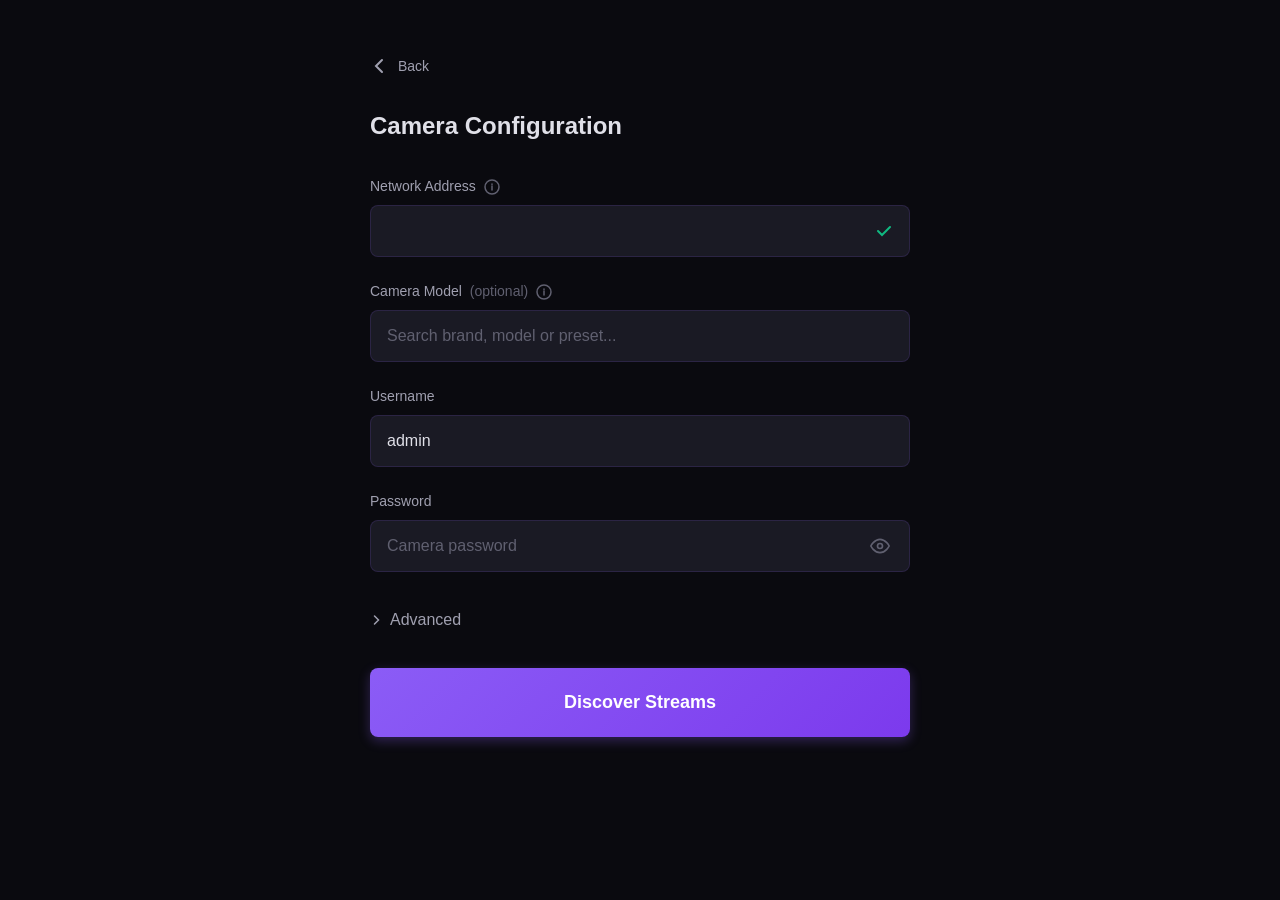
<file: demo-standard.html>
<!DOCTYPE html>
<html lang="en">
<head>
    <meta charset="UTF-8">
    <meta name="viewport" content="width=device-width, initial-scale=1.0, maximum-scale=1.0, user-scalable=no">
    <meta name="theme-color" content="#0a0a0f">
    <title>Strix - Camera Configuration</title>
    <style>
        *, *::before, *::after { box-sizing: border-box; margin: 0; padding: 0; }

        :root {
            --bg-primary: #0a0a0f;
            --bg-secondary: #1a1a24;
            --bg-tertiary: #24242f;
            --bg-elevated: #2a2a38;
            --purple-primary: #8b5cf6;
            --purple-light: #a78bfa;
            --purple-dark: #7c3aed;
            --purple-glow: rgba(139, 92, 246, 0.3);
            --purple-glow-strong: rgba(139, 92, 246, 0.5);
            --text-primary: #e0e0e8;
            --text-secondary: #a0a0b0;
            --text-tertiary: #606070;
            --text-disabled: #404050;
            --success: #10b981;
            --warning: #f59e0b;
            --error: #ef4444;
            --border-color: rgba(139, 92, 246, 0.15);
            --border-focus: rgba(139, 92, 246, 0.5);
            --font-primary: -apple-system, BlinkMacSystemFont, 'Segoe UI', 'Roboto', sans-serif;
            --font-mono: 'SF Mono', 'Monaco', 'Inconsolata', 'Fira Code', monospace;
            --transition-fast: 150ms cubic-bezier(0.4, 0, 0.2, 1);
            --transition-base: 250ms cubic-bezier(0.4, 0, 0.2, 1);
            --shadow-lg: 0 8px 24px rgba(0, 0, 0, 0.5);
        }

        html { font-size: 16px; -webkit-font-smoothing: antialiased; }

        body {
            font-family: var(--font-primary);
            background: var(--bg-primary);
            color: var(--text-primary);
            line-height: 1.5;
            min-height: 100vh;
        }

        .screen {
            min-height: 100vh; padding: 1.5rem;
            animation: fadeIn var(--transition-base);
        }

        .container { max-width: 480px; margin: 0 auto; width: 100%; }

        @media (min-width: 768px) {
            .screen { padding: 3rem 1.5rem; }
            .container { max-width: 540px; }
        }

        /* Back button */
        .btn-back {
            display: inline-flex; align-items: center; gap: 0.5rem;
            background: none; border: none;
            color: var(--text-secondary); font-size: 0.875rem;
            font-family: var(--font-primary); cursor: pointer;
            padding: 0.5rem 0; margin-bottom: 1.5rem;
            transition: color var(--transition-fast);
        }
        .btn-back:hover { color: var(--purple-primary); }

        .screen-title { font-size: 1.5rem; font-weight: 600; margin-bottom: 2rem; }

        /* Form */
        .form-group { margin-bottom: 1.5rem; }

        .label {
            display: flex; align-items: center; gap: 0.5rem;
            font-size: 0.875rem; font-weight: 500;
            color: var(--text-secondary); margin-bottom: 0.5rem;
        }

        .optional { color: var(--text-tertiary); font-weight: 400; }

        .input {
            width: 100%; padding: 1rem;
            background: var(--bg-secondary);
            border: 1px solid var(--border-color);
            border-radius: 8px;
            color: var(--text-primary);
            font-size: 1rem; font-family: var(--font-primary);
            transition: all var(--transition-fast);
            outline: none;
        }

        .input:focus {
            border-color: var(--purple-primary);
            box-shadow: 0 0 0 3px var(--purple-glow);
        }

        .input::placeholder { color: var(--text-tertiary); }
        .input:disabled { opacity: 0.6; cursor: not-allowed; }

        .hint { margin-top: 0.5rem; font-size: 0.875rem; color: var(--text-tertiary); }

        /* Validated input with checkmark */
        .input-validated { position: relative; }
        .input-validated .input { padding-right: 3rem; }
        .icon-check {
            position: absolute; right: 1rem; top: 50%; transform: translateY(-50%);
            color: var(--success);
        }

        /* Password toggle */
        .input-password { position: relative; }
        .input-password .input { padding-right: 3rem; }
        .btn-toggle-pass {
            position: absolute; right: 0.75rem; top: 50%; transform: translateY(-50%);
            background: none; border: none; padding: 0.5rem; cursor: pointer;
            color: var(--text-tertiary); display: flex;
            transition: color var(--transition-fast);
        }
        .btn-toggle-pass:hover { color: var(--purple-primary); }

        /* Info icon + tooltip */
        .info-icon {
            position: relative; display: inline-flex;
            align-items: center; justify-content: center;
            width: 16px; height: 16px; cursor: help;
            color: var(--text-tertiary); transition: color var(--transition-fast);
        }
        .info-icon:hover { color: var(--purple-primary); }
        .info-icon svg { width: 16px; height: 16px; }

        .tooltip {
            position: absolute; top: calc(100% + 8px); left: 50%;
            transform: translateX(-50%);
            background: var(--bg-elevated);
            border: 1px solid var(--purple-primary);
            border-radius: 8px; padding: 1rem;
            width: 320px; max-width: 90vw;
            box-shadow: 0 8px 24px rgba(0, 0, 0, 0.6), 0 0 0 1px var(--purple-glow);
            z-index: 1000; opacity: 0; visibility: hidden;
            transition: opacity var(--transition-fast), visibility var(--transition-fast);
            pointer-events: none;
        }
        .tooltip::after {
            content: ''; position: absolute; bottom: 100%; left: 50%;
            transform: translateX(-50%);
            border: 6px solid transparent; border-bottom-color: var(--purple-primary);
        }
        .info-icon:hover .tooltip { opacity: 1; visibility: visible; }
        .tooltip-title { font-weight: 600; color: var(--purple-primary); margin-bottom: 0.5rem; font-size: 0.875rem; }
        .tooltip-text { font-size: 0.75rem; line-height: 1.5; color: var(--text-secondary); margin-bottom: 0.75rem; }
        .tooltip-text:last-child { margin-bottom: 0; }

        /* Autocomplete dropdown */
        .autocomplete-wrapper { position: relative; }

        .autocomplete-dropdown {
            position: absolute; top: 100%; left: 0; right: 0;
            margin-top: 0.5rem;
            background: var(--bg-elevated);
            border: 1px solid var(--border-color);
            border-radius: 8px;
            max-height: 300px; overflow-y: auto;
            z-index: 100; box-shadow: var(--shadow-lg);
            display: none;
        }

        .autocomplete-dropdown.open { display: block; }

        .autocomplete-item {
            padding: 0.75rem 1rem; cursor: pointer;
            transition: background-color var(--transition-fast);
            font-size: 0.875rem;
            display: flex; align-items: center; gap: 0.5rem;
        }

        .autocomplete-item:hover { background: var(--bg-tertiary); }
        .autocomplete-item.selected { background: var(--bg-tertiary); border-left: 2px solid var(--purple-primary); }
        .autocomplete-item.disabled { opacity: 0.3; cursor: not-allowed; pointer-events: none; }

        .autocomplete-item.contribute {
            color: var(--purple-light); font-size: 0.8125rem;
            border-bottom: 1px solid var(--border-color);
            gap: 0.375rem;
        }
        .autocomplete-item.contribute:hover { background: rgba(139, 92, 246, 0.1); }
        .autocomplete-item.contribute svg { width: 14px; height: 14px; flex-shrink: 0; }
        .autocomplete-item:first-child { border-radius: 8px 8px 0 0; }
        .autocomplete-item:last-child { border-radius: 0 0 8px 8px; }

        .autocomplete-item .item-type {
            font-size: 0.6875rem; font-weight: 600;
            text-transform: uppercase; letter-spacing: 0.05em;
            padding: 0.125rem 0.375rem; border-radius: 3px;
            flex-shrink: 0; min-width: 48px; text-align: center;
        }

        .item-type-preset { background: rgba(245, 158, 11, 0.15); color: var(--warning); }
        .item-type-brand { background: rgba(16, 185, 129, 0.15); color: var(--success); }
        .item-type-model { background: rgba(139, 92, 246, 0.15); color: var(--purple-primary); }

        .autocomplete-loading {
            padding: 1rem; text-align: center;
            color: var(--text-tertiary); font-size: 0.875rem;
        }

        /* Selected tags inside dropdown */
        .dropdown-tags {
            display: flex; flex-wrap: wrap; gap: 0.375rem;
            padding: 0.625rem 0.75rem;
            border-bottom: 1px solid var(--border-color);
        }

        .tag {
            display: inline-flex; align-items: center; gap: 0.375rem;
            padding: 0.375rem 0.625rem;
            background: var(--bg-primary);
            border: 1px solid var(--border-color);
            border-radius: 6px;
            font-size: 0.75rem; color: var(--text-primary);
        }

        .tag .tag-type {
            font-size: 0.625rem; font-weight: 600;
            text-transform: uppercase; color: var(--text-tertiary);
        }

        .tag .tag-remove {
            background: none; border: none; cursor: pointer;
            color: var(--text-tertiary); padding: 0;
            display: flex; align-items: center;
            transition: color var(--transition-fast);
        }

        .tag .tag-remove:hover { color: var(--error); }

        /* Advanced section */
        .advanced-section { margin-bottom: 1.5rem; }

        .advanced-toggle {
            display: flex; align-items: center; gap: 0.5rem;
            cursor: pointer; user-select: none;
            font-size: 1rem; font-weight: 500;
            color: var(--text-secondary);
            padding: 0.75rem 0;
            transition: color var(--transition-fast);
        }
        .advanced-toggle:hover { color: var(--purple-primary); }

        .advanced-chevron {
            transition: transform var(--transition-fast);
            width: 12px; height: 12px;
        }
        .advanced-section[open] .advanced-chevron { transform: rotate(90deg); }

        .advanced-content { padding-top: 1rem; }

        /* Buttons */
        .btn {
            display: inline-flex; align-items: center; justify-content: center;
            gap: 0.5rem; padding: 1rem 1.5rem; border-radius: 8px;
            font-size: 1rem; font-weight: 600; font-family: var(--font-primary);
            cursor: pointer; transition: all var(--transition-fast);
            border: none; outline: none;
        }
        .btn-primary {
            background: linear-gradient(135deg, var(--purple-primary), var(--purple-dark));
            color: white; box-shadow: 0 4px 12px var(--purple-glow);
        }
        .btn-primary:hover:not(:disabled) {
            transform: translateY(-2px);
            box-shadow: 0 8px 20px var(--purple-glow-strong);
        }
        .btn-primary:active:not(:disabled) { transform: translateY(0); }
        .btn-primary:disabled { opacity: 0.5; cursor: not-allowed; }
        .btn-large { width: 100%; padding: 1.5rem; font-size: 1.125rem; }

        /* Toast */
        .toast {
            position: fixed; bottom: 1.5rem; left: 50%;
            transform: translateX(-50%) translateY(100px);
            padding: 1rem 1.5rem;
            background: var(--bg-elevated);
            border: 1px solid var(--border-color);
            border-radius: 8px; box-shadow: var(--shadow-lg);
            font-size: 0.875rem; color: var(--text-primary);
            z-index: 1000; transition: transform var(--transition-base);
        }
        .toast.show { transform: translateX(-50%) translateY(0); }
        .toast.hidden { display: none; }

        @keyframes fadeIn { from { opacity: 0; } to { opacity: 1; } }
    </style>
</head>
<body>

<div class="screen">
    <div class="container">
        <button class="btn-back" id="btn-back">
            <svg width="20" height="20" viewBox="0 0 20 20" fill="none">
                <path d="M12 4L6 10l6 6" stroke="currentColor" stroke-width="2" stroke-linecap="round"/>
            </svg>
            Back
        </button>

        <h2 class="screen-title">Camera Configuration</h2>

        <!-- IP (readonly, from params) -->
        <div class="form-group">
            <label class="label">
                Network Address
                <span class="info-icon">
                    <svg viewBox="0 0 16 16" fill="none">
                        <circle cx="8" cy="8" r="7" stroke="currentColor" stroke-width="1.5"/>
                        <path d="M8 7v4M8 5v.5" stroke="currentColor" stroke-width="1.5" stroke-linecap="round"/>
                    </svg>
                    <div class="tooltip">
                        <div class="tooltip-title">Network Address</div>
                        <p class="tooltip-text">Detected from the previous probe. This is the IP address of your camera.</p>
                    </div>
                </span>
            </label>
            <div class="input-validated">
                <input type="text" id="f-ip" class="input" readonly>
                <svg class="icon-check" width="20" height="20" viewBox="0 0 20 20" fill="none">
                    <path d="M4 10l4 4 8-8" stroke="currentColor" stroke-width="2" stroke-linecap="round"/>
                </svg>
            </div>
        </div>

        <!-- Camera search -->
        <div class="form-group">
            <label class="label">
                Camera Model <span class="optional">(optional)</span>
                <span class="info-icon">
                    <svg viewBox="0 0 16 16" fill="none">
                        <circle cx="8" cy="8" r="7" stroke="currentColor" stroke-width="1.5"/>
                        <path d="M8 7v4M8 5v.5" stroke="currentColor" stroke-width="1.5" stroke-linecap="round"/>
                    </svg>
                    <div class="tooltip">
                        <div class="tooltip-title">Camera Model</div>
                        <p class="tooltip-text">Search for your camera brand, model, or use a preset. You can select multiple items to combine stream patterns.</p>
                    </div>
                </span>
            </label>
            <div class="autocomplete-wrapper">
                <input type="text" id="f-model" class="input" placeholder="Search brand, model or preset..." autocomplete="off" spellcheck="false">
                <div id="dropdown" class="autocomplete-dropdown"></div>
            </div>
        </div>

        <!-- Username -->
        <div class="form-group">
            <label class="label">Username</label>
            <input type="text" id="f-user" class="input" value="admin" autocomplete="off" spellcheck="false">
        </div>

        <!-- Password -->
        <div class="form-group">
            <label class="label">Password</label>
            <div class="input-password">
                <input type="password" id="f-pass" class="input" placeholder="Camera password" autocomplete="off">
                <button class="btn-toggle-pass" id="btn-toggle-pass" type="button">
                    <svg width="20" height="20" viewBox="0 0 24 24" fill="none" stroke="currentColor" stroke-width="2" stroke-linecap="round">
                        <path d="M1 12s4-8 11-8 11 8 11 8-4 8-11 8-11-8-11-8z"/>
                        <circle cx="12" cy="12" r="3"/>
                    </svg>
                </button>
            </div>
        </div>

        <!-- Advanced -->
        <details class="advanced-section" id="advanced">
            <summary class="advanced-toggle">
                <svg class="advanced-chevron" viewBox="0 0 12 12" fill="none">
                    <path d="M4.5 2l4 4-4 4" stroke="currentColor" stroke-width="1.5" stroke-linecap="round"/>
                </svg>
                Advanced
            </summary>
            <div class="advanced-content">
                <div class="form-group">
                    <label class="label">Channel</label>
                    <input type="text" id="f-channel" class="input" value="0" autocomplete="off">
                    <p class="hint">Camera channel number (0 for most cameras, 1+ for NVR)</p>
                </div>
                <div class="form-group">
                    <label class="label">Ports Filter <span class="optional">(optional)</span></label>
                    <input type="text" id="f-ports" class="input" placeholder="e.g. 554,80" autocomplete="off">
                    <p class="hint">Only test streams on these ports. Leave empty to test all.</p>
                </div>
            </div>
        </details>

        <!-- Discover button -->
        <button id="btn-discover" class="btn btn-primary btn-large">Discover Streams</button>
    </div>
</div>

<div id="toast" class="toast hidden"></div>

<script>
    // parse URL params
    var params = new URLSearchParams(location.search);
    var probeIP = params.get('ip') || '';
    var probePorts = params.get('ports') || '';
    var probeMAC = params.get('mac') || '';
    var probeVendor = params.get('vendor') || '';
    var probeServer = params.get('server') || '';
    var probeHostname = params.get('hostname') || '';
    var probeLatency = params.get('latency') || '';

    // fill fields from params
    document.getElementById('f-ip').value = probeIP;
    if (probePorts) document.getElementById('f-ports').value = probePorts;

    // if vendor from OUI, prefill search
    if (probeVendor) {
        document.getElementById('f-model').value = probeVendor;
        // trigger search after load
        setTimeout(function() { searchModels(probeVendor); }, 300);
    }

    // back button
    document.getElementById('btn-back').addEventListener('click', function() {
        window.location.href = 'demo.html';
    });

    // password toggle
    document.getElementById('btn-toggle-pass').addEventListener('click', function() {
        var input = document.getElementById('f-pass');
        input.type = input.type === 'password' ? 'text' : 'password';
    });

    // advanced toggle (details/summary handles it natively)

    // -- search / autocomplete --
    var selected = new Map(); // id -> {type, name}

    // default: top-1000 preset
    selected.set('p:top-1000', { type: 'preset', name: 'Top 1000 Stream Patterns' });
    var searchTimer = null;
    var modelInput = document.getElementById('f-model');
    var dropdown = document.getElementById('dropdown');

    modelInput.addEventListener('input', function() {
        clearTimeout(searchTimer);
        var q = modelInput.value.trim();
        if (q.length >= 1) {
            searchTimer = setTimeout(function() { searchModels(q); }, 150);
        } else {
            dropdown.classList.remove('open');
        }
    });

    modelInput.addEventListener('focus', function() {
        if (modelInput.value.trim().length >= 1) {
            searchModels(modelInput.value.trim());
        }
    });

    // close dropdown on outside click
    var dropdownClicked = false;

    dropdown.addEventListener('mousedown', function() {
        dropdownClicked = true;
    });

    document.addEventListener('click', function(e) {
        if (dropdownClicked) {
            dropdownClicked = false;
            return;
        }
        if (!e.target.closest('.autocomplete-wrapper')) {
            dropdown.classList.remove('open');
        }
    });

    async function searchModels(q) {
        try {
            // Use real Strix DB API for search
            var r = await fetch('https://apistrix.webaweba.com/api/search?q=' + encodeURIComponent(q) + '&limit=20');
            var data = await r.json();
            // API returns array directly; map to {id, type, name} format expected by dropdown
            var results = [];
            if (Array.isArray(data)) {
                data.forEach(function(item) {
                    if (item.model) {
                        results.push({ id: 'm:' + item.brand_id + ':' + item.model, type: 'model', name: item.brand + ' ' + item.model });
                    } else {
                        results.push({ id: 'b:' + item.brand_id, type: 'brand', name: item.brand });
                    }
                });
            }
            renderDropdown(results);
        } catch (e) {
            dropdown.classList.remove('open');
        }
    }

    var lastResults = []; // cache for re-rendering

    function renderDropdown(results) {
        lastResults = results;
        rebuildDropdown();
    }

    function rebuildDropdown() {
        while (dropdown.firstChild) dropdown.removeChild(dropdown.firstChild);

        // render tags inside dropdown if any selected
        if (selected.size > 0) {
            var tagsDiv = document.createElement('div');
            tagsDiv.className = 'dropdown-tags';

            selected.forEach(function(item, id) {
                var tag = document.createElement('span');
                tag.className = 'tag';

                var type = document.createElement('span');
                type.className = 'tag-type';
                type.textContent = item.type;
                tag.appendChild(type);

                tag.appendChild(document.createTextNode(item.name));

                var btn = document.createElement('button');
                btn.className = 'tag-remove';
                btn.type = 'button';
                var svg = document.createElementNS('http://www.w3.org/2000/svg', 'svg');
                svg.setAttribute('width', '12');
                svg.setAttribute('height', '12');
                svg.setAttribute('viewBox', '0 0 12 12');
                svg.setAttribute('fill', 'none');
                var path = document.createElementNS('http://www.w3.org/2000/svg', 'path');
                path.setAttribute('d', 'M3 3l6 6M9 3l-6 6');
                path.setAttribute('stroke', 'currentColor');
                path.setAttribute('stroke-width', '1.5');
                path.setAttribute('stroke-linecap', 'round');
                svg.appendChild(path);
                btn.appendChild(svg);
                btn.addEventListener('click', function(e) {
                    e.stopPropagation();
                    selected.delete(id);
                    rebuildDropdown();
                });

                tag.appendChild(btn);
                tagsDiv.appendChild(tag);
            });

            dropdown.appendChild(tagsDiv);
        }

        // "Add new model" link -- always first
        var contribItem = document.createElement('div');
        contribItem.className = 'autocomplete-item contribute';
        var contribSvg = document.createElementNS('http://www.w3.org/2000/svg', 'svg');
        contribSvg.setAttribute('viewBox', '0 0 16 16');
        contribSvg.setAttribute('fill', 'none');
        var contribPath = document.createElementNS('http://www.w3.org/2000/svg', 'path');
        contribPath.setAttribute('d', 'M8 3v10M3 8h10');
        contribPath.setAttribute('stroke', 'currentColor');
        contribPath.setAttribute('stroke-width', '1.5');
        contribPath.setAttribute('stroke-linecap', 'round');
        contribSvg.appendChild(contribPath);
        contribItem.appendChild(contribSvg);
        contribItem.appendChild(document.createTextNode('Add new model to Strix DB'));
        contribItem.addEventListener('click', function() {
            var p = new URLSearchParams();
            var q = modelInput.value.trim();
            if (q) p.set('model', q);
            if (probeVendor) p.set('brand', probeVendor);
            if (probeMAC && probeMAC.length >= 8) p.set('mac_prefix', probeMAC.substring(0, 8));
            if (probeServer) p.set('comment', 'Server: ' + probeServer);
            window.open('https://gostrix.github.io/#/contribute?' + p.toString(), '_blank');
        });
        dropdown.appendChild(contribItem);

        if (lastResults.length === 0 && selected.size === 0) {
            var empty = document.createElement('div');
            empty.className = 'autocomplete-loading';
            empty.textContent = 'No results found in database';
            dropdown.appendChild(empty);
            dropdown.classList.add('open');
            return;
        }

        // collect selected brand IDs to disable their models
        var selectedBrands = new Set();
        selected.forEach(function(item, id) {
            if (item.type === 'brand') selectedBrands.add(id.slice(2));
        });

        lastResults.forEach(function(r) {
            var isSelected = selected.has(r.id);
            var isDisabled = r.type === 'model' && selectedBrands.has(r.id.split(':')[1]);

            var item = document.createElement('div');
            item.className = 'autocomplete-item';
            if (isSelected) item.classList.add('selected');
            if (isDisabled) item.classList.add('disabled');

            var badge = document.createElement('span');
            badge.className = 'item-type item-type-' + r.type;
            badge.textContent = r.type;
            item.appendChild(badge);

            item.appendChild(document.createTextNode(r.name));

            if (!isDisabled) {
                item.addEventListener('click', function() {
                    toggleItem(r);
                });
            }

            dropdown.appendChild(item);
        });

        dropdown.classList.add('open');
    }

    function toggleItem(r) {
        if (selected.has(r.id)) {
            // deselect
            selected.delete(r.id);
        } else {
            // if selecting brand, remove its individual models
            if (r.type === 'brand') {
                var prefix = 'm:' + r.id.slice(2) + ':';
                selected.forEach(function(_, id) {
                    if (id.indexOf(prefix) === 0) selected.delete(id);
                });
            }
            selected.set(r.id, { type: r.type, name: r.name });
        }

        rebuildDropdown();
    }


    // -- discover button -> navigate to create.html --
    document.getElementById('btn-discover').addEventListener('click', function() {
        if (selected.size === 0) {
            showToast('Select at least one preset, brand or model');
            return;
        }

        var ids = Array.from(selected.keys()).join(',');
        var ip = document.getElementById('f-ip').value.trim();
        var user = document.getElementById('f-user').value.trim();
        var pass = document.getElementById('f-pass').value;
        var channel = document.getElementById('f-channel').value.trim();
        var portsVal = document.getElementById('f-ports').value.trim();

        if (!ip) { showToast('IP address is required'); return; }

        var p = new URLSearchParams();
        p.set('ip', ip);
        p.set('ids', ids);
        if (user) p.set('user', user);
        if (pass) p.set('pass', pass);
        if (channel && channel !== '0') p.set('channel', channel);
        if (portsVal) p.set('ports', portsVal);
        if (probeMAC) p.set('mac', probeMAC);
        if (probeVendor) p.set('vendor', probeVendor);
        if (probeServer) p.set('server', probeServer);
        if (probeHostname) p.set('hostname', probeHostname);

        // pass selected model name if exactly one model/brand selected
        var names = [];
        selected.forEach(function(item) {
            if (item.type === 'model' || item.type === 'brand') names.push(item.name);
        });
        if (names.length > 0) p.set('model', names.join(', '));

        window.location.href = 'demo-create.html?' + p.toString();
    });

    // -- toast --
    function showToast(msg, duration) {
        var t = document.getElementById('toast');
        t.textContent = msg;
        t.classList.remove('hidden');
        t.classList.add('show');
        setTimeout(function() {
            t.classList.remove('show');
            setTimeout(function() { t.classList.add('hidden'); }, 250);
        }, duration || 3000);
    }
</script>

</body>
</html>
</file>
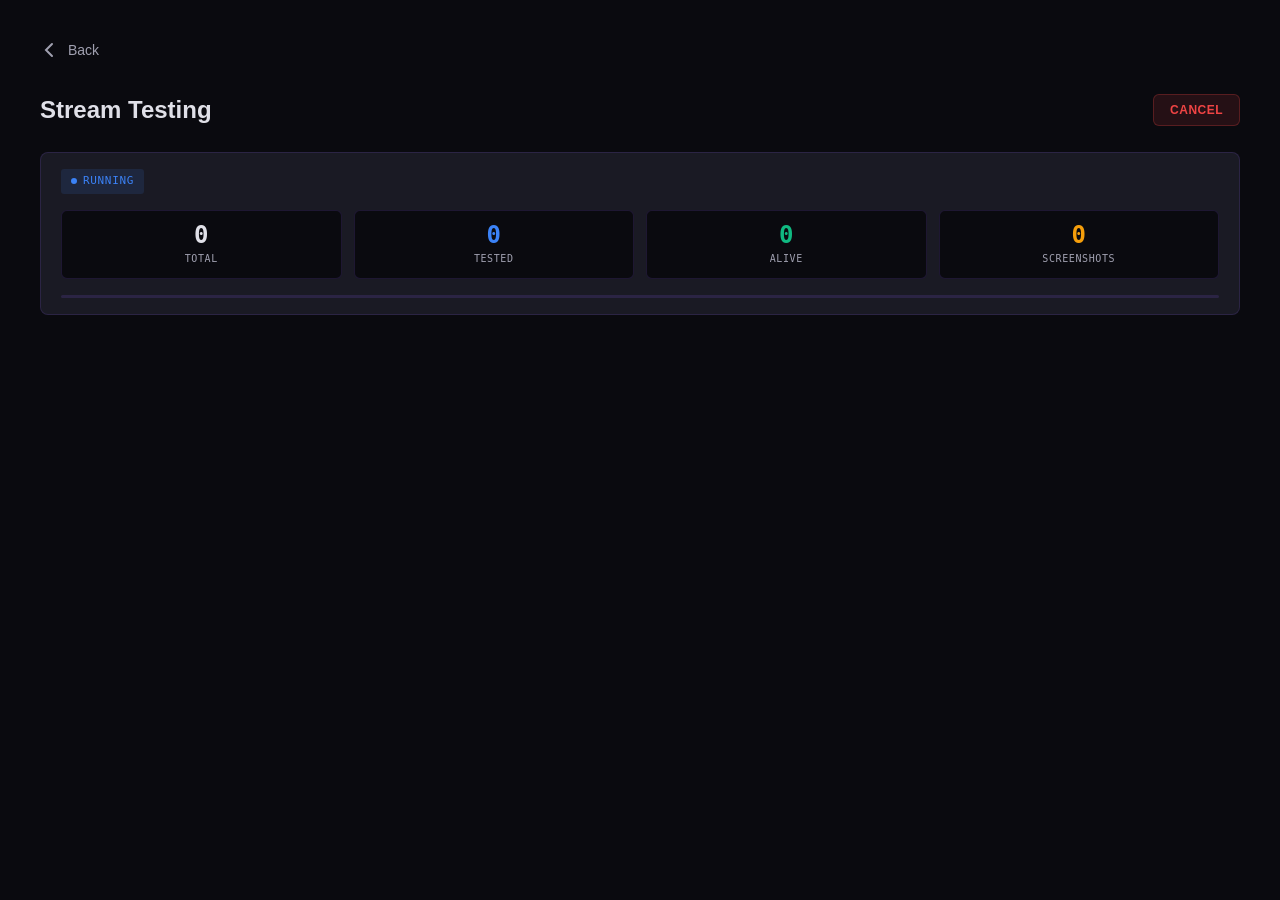
<file: demo-test.html>
<!DOCTYPE html>
<html lang="en">
<head>
    <meta charset="UTF-8">
    <meta name="viewport" content="width=device-width, initial-scale=1.0, maximum-scale=1.0, user-scalable=no">
    <meta name="theme-color" content="#0a0a0f">
    <title>Strix - Stream Testing</title>
    <style>
        *, *::before, *::after { box-sizing: border-box; margin: 0; padding: 0; }

        :root {
            --bg-primary: #0a0a0f;
            --bg-secondary: #1a1a24;
            --bg-tertiary: #24242f;
            --bg-elevated: #2a2a38;
            --purple-primary: #8b5cf6;
            --purple-light: #a78bfa;
            --purple-dark: #7c3aed;
            --purple-glow: rgba(139, 92, 246, 0.3);
            --purple-glow-strong: rgba(139, 92, 246, 0.5);
            --text-primary: #e0e0e8;
            --text-secondary: #a0a0b0;
            --text-tertiary: #606070;
            --success: #10b981;
            --warning: #f59e0b;
            --error: #ef4444;
            --border-color: rgba(139, 92, 246, 0.15);
            --font-primary: -apple-system, BlinkMacSystemFont, 'Segoe UI', 'Roboto', sans-serif;
            --font-mono: 'SF Mono', 'Monaco', 'Inconsolata', 'Fira Code', monospace;
            --transition-fast: 150ms cubic-bezier(0.4, 0, 0.2, 1);
            --transition-base: 250ms cubic-bezier(0.4, 0, 0.2, 1);
            --shadow-lg: 0 8px 24px rgba(0, 0, 0, 0.5);
        }

        html { font-size: 16px; -webkit-font-smoothing: antialiased; }

        body {
            font-family: var(--font-primary);
            background: var(--bg-primary);
            color: var(--text-primary);
            line-height: 1.5;
            min-height: 100vh;
        }

        .screen { padding: 1.5rem; animation: fadeIn var(--transition-base); }
        .container { max-width: 1200px; margin: 0 auto; width: 100%; }

        @media (min-width: 768px) { .screen { padding: 2rem; } }

        .btn-back {
            display: inline-flex; align-items: center; gap: 0.5rem;
            background: none; border: none;
            color: var(--text-secondary); font-size: 0.875rem;
            font-family: var(--font-primary); cursor: pointer;
            padding: 0.5rem 0; margin-bottom: 1.5rem;
            transition: color var(--transition-fast);
        }
        .btn-back:hover { color: var(--purple-primary); }

        .header-row {
            display: flex; align-items: center; justify-content: space-between;
            flex-wrap: wrap; gap: 1rem;
            margin-bottom: 1.5rem;
        }

        .screen-title { font-size: 1.5rem; font-weight: 600; }
        .screen-title .mode-badge {
            font-size: 0.75rem; font-weight: 600;
            padding: 0.25rem 0.625rem; border-radius: 4px;
            text-transform: uppercase; letter-spacing: 0.05em;
            background: rgba(139, 92, 246, 0.15); color: var(--purple-light);
            margin-left: 0.75rem; vertical-align: middle;
        }

        .btn-stop {
            padding: 0.5rem 1rem; border-radius: 6px;
            font-size: 0.75rem; font-weight: 600; font-family: var(--font-primary);
            text-transform: uppercase; letter-spacing: 0.04em;
            background: rgba(239, 68, 68, 0.12); color: var(--error);
            border: 1px solid rgba(239, 68, 68, 0.25);
            cursor: pointer; transition: all var(--transition-fast);
        }
        .btn-stop:hover { background: rgba(239, 68, 68, 0.2); border-color: rgba(239, 68, 68, 0.4); }
        .btn-stop:disabled { opacity: 0.3; cursor: not-allowed; }

        /* Status bar */
        .status-bar {
            background: var(--bg-secondary);
            border: 1px solid var(--border-color);
            border-radius: 8px;
            padding: 1rem 1.25rem;
            margin-bottom: 1.5rem;
        }

        .status-top {
            display: flex; align-items: center;
            justify-content: space-between;
            margin-bottom: 1rem;
        }

        .status-badge {
            display: inline-flex; align-items: center; gap: 0.375rem;
            font-family: var(--font-mono); font-size: 0.6875rem;
            font-weight: 500; text-transform: uppercase;
            letter-spacing: 0.06em;
            padding: 0.25rem 0.625rem; border-radius: 3px;
        }

        .status-badge.running { background: rgba(59, 130, 246, 0.12); color: #3b82f6; }
        .status-badge.done { background: rgba(16, 185, 129, 0.12); color: var(--success); }

        .status-dot {
            width: 6px; height: 6px; border-radius: 50%; background: currentColor;
        }
        .status-badge.running .status-dot { animation: pulse 1.2s infinite; }

        .status-session { font-family: var(--font-mono); font-size: 0.6875rem; color: var(--text-tertiary); }

        .counters { display: grid; grid-template-columns: repeat(4, 1fr); gap: 0.75rem; }

        @media (max-width: 640px) { .counters { grid-template-columns: repeat(2, 1fr); } }

        .counter {
            background: var(--bg-primary);
            border: 1px solid var(--border-color);
            border-radius: 6px;
            padding: 0.75rem; text-align: center;
        }

        .counter-value {
            font-family: var(--font-mono); font-size: 1.5rem;
            font-weight: 600; line-height: 1; margin-bottom: 0.25rem;
        }

        .counter-label {
            font-family: var(--font-mono); font-size: 0.625rem;
            color: var(--text-secondary); text-transform: uppercase;
            letter-spacing: 0.06em;
        }

        .counter.total .counter-value { color: var(--text-primary); }
        .counter.tested .counter-value { color: #3b82f6; }
        .counter.alive .counter-value { color: var(--success); }
        .counter.screenshots .counter-value { color: var(--warning); }

        .progress-track {
            height: 3px; background: var(--border-color);
            border-radius: 2px; margin-top: 1rem; overflow: hidden;
        }

        .progress-fill {
            height: 100%; background: #3b82f6;
            border-radius: 2px; width: 0%;
            transition: width 0.3s ease;
        }
        .progress-fill.complete { background: var(--success); }

        /* Groups */
        .group { margin-bottom: 1.5rem; }

        .group-header {
            display: flex; align-items: center; gap: 0.5rem;
            padding-bottom: 0.5rem;
            border-bottom: 1px solid var(--border-color);
            margin-bottom: 1rem;
            cursor: pointer; user-select: none;
            transition: color var(--transition-fast);
        }
        .group-header:hover { color: var(--purple-primary); }

        .group-toggle {
            display: flex; background: none; border: none;
            padding: 0; cursor: pointer; color: var(--text-tertiary);
        }
        .group-toggle .chevron { transition: transform var(--transition-fast); }
        .group.collapsed .group-toggle .chevron { transform: rotate(-90deg); }
        .group.collapsed .group-content { display: none; }

        .group-title {
            font-size: 0.8125rem; font-weight: 600;
            text-transform: uppercase; letter-spacing: 0.05em;
        }
        .group-count { font-size: 0.8125rem; color: var(--text-tertiary); }

        /* Cards grid */
        .cards-grid {
            display: grid;
            grid-template-columns: repeat(auto-fill, minmax(300px, 1fr));
            gap: 1rem;
        }

        @media (max-width: 640px) { .cards-grid { grid-template-columns: 1fr; } }

        .card {
            background: var(--bg-secondary);
            border: 1px solid var(--border-color);
            border-radius: 8px;
            overflow: hidden;
            transition: border-color var(--transition-fast), transform var(--transition-fast);
            animation: cardIn 0.25s ease;
        }
        .card:hover { border-color: var(--purple-primary); transform: translateY(-2px); }

        .card-thumb {
            position: relative; width: 100%;
            aspect-ratio: 16/9;
            background: var(--bg-primary); overflow: hidden;
        }

        .card-thumb img { width: 100%; height: 100%; object-fit: cover; display: block; }

        .card-thumb-placeholder {
            width: 100%; height: 100%;
            display: flex; align-items: center; justify-content: center;
        }
        .card-thumb-placeholder svg { width: 32px; height: 32px; color: var(--text-tertiary); }

        .card-overlay { position: absolute; top: 0.5rem; right: 0.5rem; display: flex; gap: 0.25rem; }

        .card-tag {
            font-family: var(--font-mono); font-size: 0.625rem;
            font-weight: 500; padding: 0.125rem 0.375rem; border-radius: 2px;
            background: rgba(0, 0, 0, 0.65); backdrop-filter: blur(4px);
            color: var(--text-primary); border: 1px solid rgba(255, 255, 255, 0.08);
        }

        .card-resolution {
            position: absolute; bottom: 0.5rem; left: 0.5rem;
            font-family: var(--font-mono); font-size: 0.625rem;
            font-weight: 600; padding: 0.125rem 0.375rem; border-radius: 2px;
            background: rgba(0, 0, 0, 0.65); backdrop-filter: blur(4px);
            color: var(--purple-light);
        }

        .card-body { padding: 0.75rem 1rem; }

        .card-url {
            font-family: var(--font-mono); font-size: 0.6875rem;
            color: var(--text-secondary); line-height: 1.5;
            word-break: break-all;
            display: -webkit-box; -webkit-line-clamp: 2;
            -webkit-box-orient: vertical; overflow: hidden;
        }
        .card-url .scheme { color: var(--purple-light); }

        .card-meta {
            display: flex; align-items: center; gap: 0.75rem;
            margin-top: 0.5rem; padding-top: 0.5rem;
            border-top: 1px solid var(--border-color);
        }

        .card-meta-item {
            font-family: var(--font-mono); font-size: 0.625rem;
            color: var(--text-tertiary); display: flex;
            align-items: center; gap: 0.25rem;
        }
        .card-meta-item svg { width: 12px; height: 12px; }
        .latency-fast { color: var(--success); }
        .latency-medium { color: var(--warning); }
        .latency-slow { color: var(--error); }

        .card-action { padding: 0 1rem 0.75rem; }

        .btn-use {
            width: 100%; padding: 0.5rem;
            background: linear-gradient(135deg, var(--purple-primary), var(--purple-dark));
            color: white; border: none; border-radius: 6px;
            font-size: 0.75rem; font-weight: 600; font-family: var(--font-primary);
            cursor: pointer; transition: all var(--transition-fast);
            box-shadow: 0 2px 8px var(--purple-glow);
        }
        .btn-use:hover { box-shadow: 0 4px 16px var(--purple-glow-strong); transform: translateY(-1px); }

        .empty-state {
            text-align: center; padding: 3rem;
            color: var(--text-tertiary); font-size: 0.875rem;
        }

        .toast {
            position: fixed; bottom: 1.5rem; left: 50%;
            transform: translateX(-50%) translateY(100px);
            padding: 1rem 1.5rem;
            background: var(--bg-elevated);
            border: 1px solid var(--border-color);
            border-radius: 8px; box-shadow: var(--shadow-lg);
            font-size: 0.875rem; color: var(--text-primary);
            z-index: 1000; transition: transform var(--transition-base);
        }
        .toast.show { transform: translateX(-50%) translateY(0); }
        .toast.hidden { display: none; }

        @keyframes fadeIn { from { opacity: 0; } to { opacity: 1; } }
        @keyframes cardIn { from { opacity: 0; transform: translateY(6px); } to { opacity: 1; transform: translateY(0); } }
        @keyframes pulse { 0%, 100% { opacity: 1; } 50% { opacity: 0.3; } }
    </style>
</head>
<body>

<div class="screen">
    <div class="container">
        <button class="btn-back" id="btn-back">
            <svg width="20" height="20" viewBox="0 0 20 20" fill="none">
                <path d="M12 4L6 10l6 6" stroke="currentColor" stroke-width="2" stroke-linecap="round"/>
            </svg>
            Back
        </button>

        <div class="header-row">
            <h2 class="screen-title" id="title">Stream Testing</h2>
            <button class="btn-stop" id="btn-stop">Cancel</button>
        </div>

        <div class="status-bar">
            <div class="status-top">
                <div class="status-badge running" id="badge">
                    <div class="status-dot"></div>
                    <span id="badge-text">running</span>
                </div>
                <span class="status-session" id="session-id"></span>
            </div>
            <div class="counters">
                <div class="counter total"><div class="counter-value" id="c-total">0</div><div class="counter-label">total</div></div>
                <div class="counter tested"><div class="counter-value" id="c-tested">0</div><div class="counter-label">tested</div></div>
                <div class="counter alive"><div class="counter-value" id="c-alive">0</div><div class="counter-label">alive</div></div>
                <div class="counter screenshots"><div class="counter-value" id="c-screens">0</div><div class="counter-label">screenshots</div></div>
            </div>
            <div class="progress-track">
                <div class="progress-fill" id="progress"></div>
            </div>
        </div>

        <div id="results"></div>
    </div>
</div>

<div id="toast" class="toast hidden"></div>

<script>
    var params = new URLSearchParams(location.search);
    var sessionId = params.get('id') || '';
    var mode = params.get('mode') || 'main'; // main or sub
    var ip = params.get('ip') || '';
    var mac = params.get('mac') || '';
    var vendor = params.get('vendor') || '';
    var model = params.get('model') || '';
    var server = params.get('server') || '';
    var hostname = params.get('hostname') || '';
    var ports = params.get('ports') || '';
    var user = params.get('user') || '';
    var channel = params.get('channel') || '';
    var ids = params.get('ids') || '';
    var mainStream = params.get('main') || ''; // for sub mode, already selected main

    var pollTimer = null;
    var renderedCount = 0;
    var allResults = [];

    // title
    var titleEl = document.getElementById('title');
    titleEl.textContent = mode === 'sub' ? 'Select Sub Stream' : 'Stream Testing';
    if (mode === 'sub') {
        var badge = document.createElement('span');
        badge.className = 'mode-badge';
        badge.textContent = 'sub';
        titleEl.appendChild(badge);
    }

    document.getElementById('session-id').textContent = sessionId;

    // back
    document.getElementById('btn-back').addEventListener('click', function() { history.back(); });

    // stop
    var cancelled = false;
    document.getElementById('btn-stop').addEventListener('click', function() {
        cancelled = true;
        document.getElementById('btn-stop').disabled = true;
        showToast('Session cancelled');
    });

    // Demo: load streams from sessionStorage and simulate testing
    var demoStreams = [];
    try { demoStreams = JSON.parse(sessionStorage.getItem('demo_streams') || '[]'); } catch(e) {}
    var totalStreams = demoStreams.length;

    // Pre-define which streams are "alive" (~30 out of total)
    // Pick specific indices that have recognizable paths (main/sub patterns)
    var aliveConfigs = [
        { idx: 0, w: 1920, h: 1080, codecs: ['H.264'], lat: 45 },
        { idx: 1, w: 640, h: 480, codecs: ['H.264'], lat: 62 },
        { idx: 4, w: 1920, h: 1080, codecs: ['H.264'], lat: 38 },
        { idx: 5, w: 640, h: 360, codecs: ['H.264'], lat: 55 },
        { idx: 6, w: 2560, h: 1440, codecs: ['H.265'], lat: 72 },
        { idx: 9, w: 1920, h: 1080, codecs: ['H.264'], lat: 41 },
        { idx: 10, w: 640, h: 480, codecs: ['H.264'], lat: 58 },
        { idx: 18, w: 1920, h: 1080, codecs: ['H.264'], lat: 35 },
        { idx: 19, w: 640, h: 480, codecs: ['H.264'], lat: 67 },
        { idx: 22, w: 1920, h: 1080, codecs: ['H.264'], lat: 44 },
        { idx: 23, w: 640, h: 360, codecs: ['H.264'], lat: 71 },
        { idx: 24, w: 2560, h: 1440, codecs: ['H.265'], lat: 89 },
        { idx: 30, w: 1920, h: 1080, codecs: ['H.264'], lat: 52 },
        { idx: 31, w: 640, h: 480, codecs: ['H.264'], lat: 63 },
        { idx: 36, w: 1920, h: 1080, codecs: ['H.264'], lat: 47 },
        { idx: 38, w: 1280, h: 720, codecs: ['H.264'], lat: 95 },
        { idx: 44, w: 1920, h: 1080, codecs: ['H.264'], lat: 110 },
        { idx: 48, w: 1280, h: 720, codecs: ['H.264'], lat: 88 },
        { idx: 49, w: 320, h: 240, codecs: ['MJPEG'], lat: 150 },
        { idx: 54, w: 1920, h: 1080, codecs: ['H.264'], lat: 76 },
        { idx: 60, w: 1920, h: 1080, codecs: ['H.264'], lat: 42 },
        { idx: 61, w: 640, h: 480, codecs: ['H.264'], lat: 59 },
        { idx: 80, w: 1280, h: 720, codecs: ['H.264'], lat: 120 },
        { idx: 95, w: 1920, h: 1080, codecs: ['H.264','AAC'], lat: 55 },
        { idx: 96, w: 640, h: 480, codecs: ['H.264'], lat: 68 },
        { idx: 100, w: 1920, h: 1080, codecs: ['H.265'], lat: 82 },
        { idx: 101, w: 640, h: 360, codecs: ['H.265'], lat: 91 },
        { idx: 115, w: 1920, h: 1080, codecs: ['H.264'], lat: 48 },
        { idx: 130, w: 1280, h: 720, codecs: ['H.264'], lat: 105 },
        { idx: 145, w: 1920, h: 1080, codecs: ['H.264','AAC'], lat: 39 }
    ];

    var aliveMap = {};
    aliveConfigs.forEach(function(c) { if (c.idx < totalStreams) aliveMap[c.idx] = c; });

    var tested = 0;
    var aliveCount = 0;
    var screenshotCount = 0;

    document.getElementById('c-total').textContent = totalStreams;

    // Run simulation
    if (totalStreams > 0) runSimulation();

    async function runSimulation() {
        for (var i = 0; i < totalStreams; i++) {
            if (cancelled) break;

            var isAlive = aliveMap[i] !== undefined;

            // Delay: dead streams are fast (80-200ms), alive are slower (400-900ms)
            var delay = isAlive ? (400 + Math.random() * 500) : (80 + Math.random() * 120);
            await new Promise(function(r) { setTimeout(r, delay); });

            tested++;

            if (isAlive) {
                var cfg = aliveMap[i];
                aliveCount++;
                screenshotCount++;
                allResults.push({
                    source: demoStreams[i],
                    width: cfg.w,
                    height: cfg.h,
                    codecs: cfg.codecs,
                    latency_ms: cfg.lat + Math.floor(Math.random() * 20 - 10),
                    screenshot: 'demo-screenshot.png'
                });
                renderResults();
            }

            // Update counters
            document.getElementById('c-tested').textContent = tested;
            document.getElementById('c-alive').textContent = aliveCount;
            document.getElementById('c-screens').textContent = screenshotCount;

            var pct = Math.round((tested / totalStreams) * 100);
            document.getElementById('progress').style.width = pct + '%';
        }

        // Done
        document.getElementById('badge').className = 'status-badge done';
        document.getElementById('badge-text').textContent = 'done';
        document.getElementById('progress').classList.add('complete');
        document.getElementById('progress').style.width = '100%';
        document.getElementById('btn-stop').disabled = true;
    }

    function classifyResult(r) {
        var scheme = r.source.split('://')[0] || '';
        var isRtsp = scheme === 'rtsp' || scheme === 'rtsps';
        var isHD = r.width >= 1280;

        if (isRtsp && isHD) return 'rec-main';
        if (isRtsp) return 'rec-sub';
        return 'alt';
    }

    function renderResults() {
        var container = document.getElementById('results');
        container.textContent = '';

        var groups = { 'rec-main': [], 'rec-sub': [], 'alt': [] };

        allResults.forEach(function(r) {
            groups[classifyResult(r)].push(r);
        });

        var defs = [
            { key: 'rec-main', title: 'Recommended - Main', collapsed: mode === 'sub' },
            { key: 'rec-sub', title: 'Recommended - Sub', collapsed: mode === 'main' },
            { key: 'alt', title: 'Alternative', collapsed: true }
        ];

        defs.forEach(function(def) {
            var items = groups[def.key];
            if (items.length === 0) return;

            var group = document.createElement('div');
            group.className = 'group' + (def.collapsed ? ' collapsed' : '');

            var header = document.createElement('div');
            header.className = 'group-header';

            var toggle = document.createElement('button');
            toggle.className = 'group-toggle';
            toggle.type = 'button';
            var svg = document.createElementNS('http://www.w3.org/2000/svg', 'svg');
            svg.setAttribute('width', '12'); svg.setAttribute('height', '12');
            svg.setAttribute('viewBox', '0 0 12 12'); svg.setAttribute('fill', 'none');
            svg.setAttribute('class', 'chevron');
            var path = document.createElementNS('http://www.w3.org/2000/svg', 'path');
            path.setAttribute('d', 'M3 4.5l3 3 3-3');
            path.setAttribute('stroke', 'currentColor');
            path.setAttribute('stroke-width', '1.5');
            path.setAttribute('stroke-linecap', 'round');
            svg.appendChild(path);
            toggle.appendChild(svg);
            header.appendChild(toggle);

            var title = document.createElement('span');
            title.className = 'group-title';
            title.textContent = def.title;
            header.appendChild(title);

            var count = document.createElement('span');
            count.className = 'group-count';
            count.textContent = '(' + items.length + ')';
            header.appendChild(count);

            header.addEventListener('click', function() {
                group.classList.toggle('collapsed');
            });

            group.appendChild(header);

            var content = document.createElement('div');
            content.className = 'group-content';

            var grid = document.createElement('div');
            grid.className = 'cards-grid';

            items.forEach(function(r) {
                grid.appendChild(createCard(r));
            });

            content.appendChild(grid);
            group.appendChild(content);
            container.appendChild(group);
        });

        if (allResults.length === 0) {
            var empty = document.createElement('div');
            empty.className = 'empty-state';
            empty.textContent = 'Waiting for results...';
            container.appendChild(empty);
        }
    }

    function createCard(r) {
        var card = document.createElement('div');
        card.className = 'card';

        // thumbnail
        var thumb = document.createElement('div');
        thumb.className = 'card-thumb';

        if (r.screenshot) {
            var img = document.createElement('img');
            img.src = r.screenshot;
            img.alt = '';
            img.loading = 'lazy';
            thumb.appendChild(img);
        } else {
            var ph = document.createElement('div');
            ph.className = 'card-thumb-placeholder';
            var svg = document.createElementNS('http://www.w3.org/2000/svg', 'svg');
            svg.setAttribute('viewBox', '0 0 24 24'); svg.setAttribute('fill', 'none');
            svg.setAttribute('stroke', 'currentColor'); svg.setAttribute('stroke-width', '1.5');
            var rect = document.createElementNS('http://www.w3.org/2000/svg', 'rect');
            rect.setAttribute('x', '2'); rect.setAttribute('y', '2');
            rect.setAttribute('width', '20'); rect.setAttribute('height', '20');
            rect.setAttribute('rx', '2');
            var circle = document.createElementNS('http://www.w3.org/2000/svg', 'circle');
            circle.setAttribute('cx', '8.5'); circle.setAttribute('cy', '8.5'); circle.setAttribute('r', '1.5');
            var p = document.createElementNS('http://www.w3.org/2000/svg', 'path');
            p.setAttribute('d', 'm21 15-5-5L5 21');
            svg.appendChild(rect); svg.appendChild(circle); svg.appendChild(p);
            ph.appendChild(svg);
            thumb.appendChild(ph);
        }

        // codec tags
        if (r.codecs && r.codecs.length) {
            var overlay = document.createElement('div');
            overlay.className = 'card-overlay';
            r.codecs.forEach(function(c) {
                var tag = document.createElement('span');
                tag.className = 'card-tag';
                tag.textContent = c;
                overlay.appendChild(tag);
            });
            thumb.appendChild(overlay);
        }

        // resolution badge
        if (r.width && r.height) {
            var res = document.createElement('span');
            res.className = 'card-resolution';
            res.textContent = r.width + 'x' + r.height;
            thumb.appendChild(res);
        }

        card.appendChild(thumb);

        // body
        var body = document.createElement('div');
        body.className = 'card-body';

        var urlDiv = document.createElement('div');
        urlDiv.className = 'card-url';
        var schemeEnd = r.source.indexOf('://');
        if (schemeEnd > 0) {
            var schemeSpan = document.createElement('span');
            schemeSpan.className = 'scheme';
            schemeSpan.textContent = r.source.substring(0, schemeEnd + 3);
            urlDiv.appendChild(schemeSpan);
            // mask creds in display
            var rest = r.source.substring(schemeEnd + 3);
            var atIdx = rest.indexOf('@');
            if (atIdx > 0) {
                var auth = rest.substring(0, atIdx);
                var colonIdx = auth.indexOf(':');
                if (colonIdx > 0) {
                    urlDiv.appendChild(document.createTextNode(auth.substring(0, colonIdx + 1) + '***@'));
                    urlDiv.appendChild(document.createTextNode(rest.substring(atIdx + 1)));
                } else {
                    urlDiv.appendChild(document.createTextNode(rest));
                }
            } else {
                urlDiv.appendChild(document.createTextNode(rest));
            }
        } else {
            urlDiv.textContent = r.source;
        }
        body.appendChild(urlDiv);

        // meta
        var meta = document.createElement('div');
        meta.className = 'card-meta';

        if (r.latency_ms !== undefined) {
            var lat = document.createElement('span');
            lat.className = 'card-meta-item';
            if (r.latency_ms < 200) lat.classList.add('latency-fast');
            else if (r.latency_ms < 500) lat.classList.add('latency-medium');
            else lat.classList.add('latency-slow');
            lat.textContent = r.latency_ms + 'ms';
            meta.appendChild(lat);
        }

        if (r.width && r.height) {
            var resItem = document.createElement('span');
            resItem.className = 'card-meta-item';
            resItem.textContent = r.width + 'x' + r.height;
            meta.appendChild(resItem);
        }

        body.appendChild(meta);
        card.appendChild(body);

        // action button
        var action = document.createElement('div');
        action.className = 'card-action';

        var btn = document.createElement('button');
        btn.className = 'btn-use';
        btn.textContent = mode === 'sub' ? 'Use as Sub Stream' : 'Use as Main Stream';
        btn.addEventListener('click', function() {
            selectStream(r);
        });

        action.appendChild(btn);
        card.appendChild(action);

        return card;
    }

    function selectStream(r) {
        var p = new URLSearchParams();

        if (mode === 'sub') {
            // sub mode: go to config with both main and sub
            if (mainStream) p.set('main', mainStream);
            p.set('sub', r.source);
        } else {
            // main mode: go to config with main, session id for potential sub selection
            p.set('main', r.source);
            p.set('session', sessionId);
        }

        // pass through all known params
        if (ip) p.set('ip', ip);
        if (mac) p.set('mac', mac);
        if (vendor) p.set('vendor', vendor);
        if (model) p.set('model', model);
        if (server) p.set('server', server);
        if (hostname) p.set('hostname', hostname);
        if (ports) p.set('ports', ports);
        if (user) p.set('user', user);
        if (channel) p.set('channel', channel);
        if (ids) p.set('ids', ids);
        if (r.width) p.set('main_width', r.width);
        if (r.height) p.set('main_height', r.height);

        window.location.href = 'demo-config.html?' + p.toString();
    }

    function showToast(msg) {
        var t = document.getElementById('toast');
        t.textContent = msg;
        t.classList.remove('hidden');
        t.classList.add('show');
        setTimeout(function() {
            t.classList.remove('show');
            setTimeout(function() { t.classList.add('hidden'); }, 250);
        }, 3000);
    }
</script>

</body>
</html>
</file>
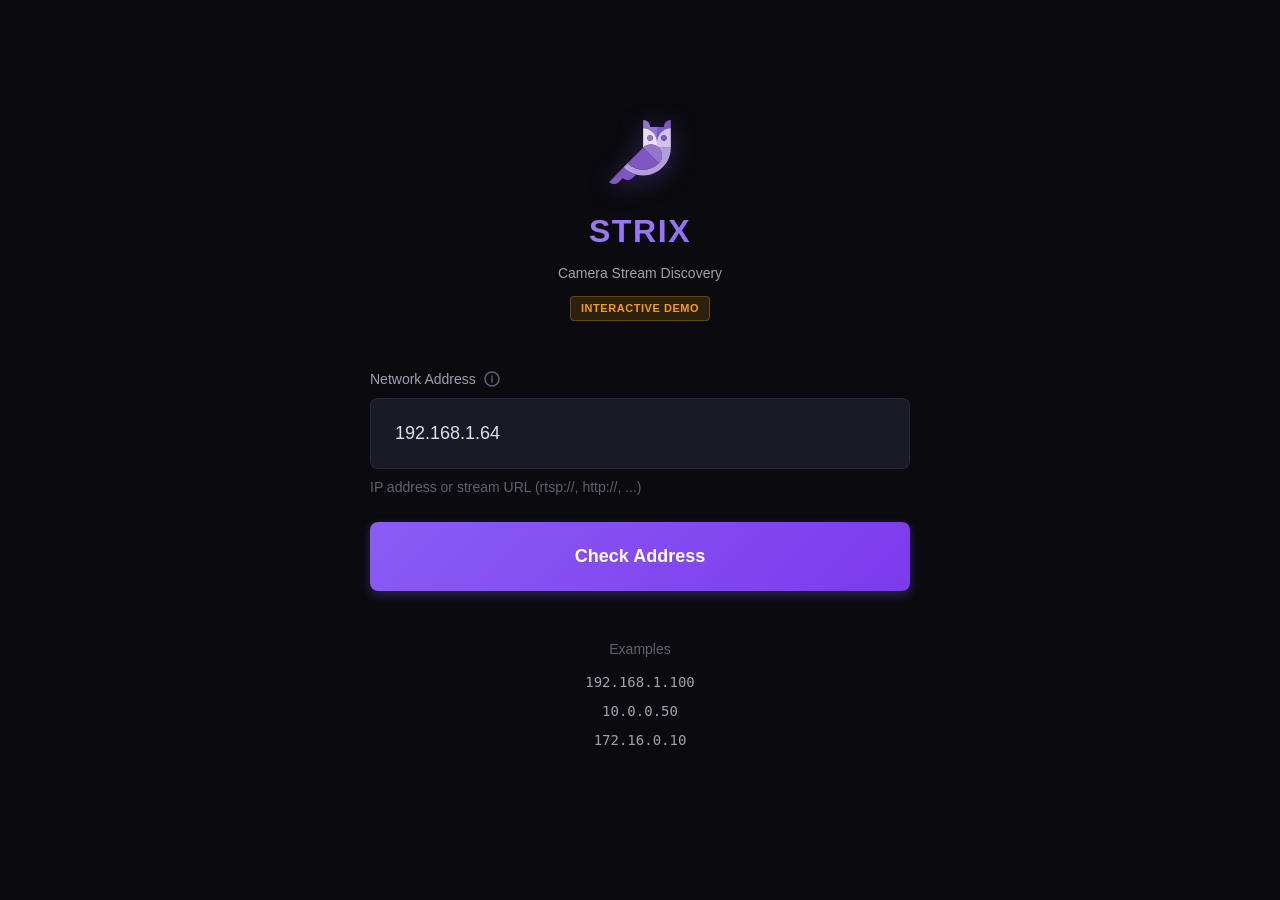
<file: demo.html>
<!DOCTYPE html>
<html lang="en">
<head>
    <meta charset="UTF-8">
    <meta name="viewport" content="width=device-width, initial-scale=1.0, maximum-scale=1.0, user-scalable=no">
    <meta name="theme-color" content="#0a0a0f">
    <title>Strix - Camera Stream Discovery</title>
    <style>
        *, *::before, *::after { box-sizing: border-box; margin: 0; padding: 0; }

        :root {
            --bg-primary: #0a0a0f;
            --bg-secondary: #1a1a24;
            --bg-tertiary: #24242f;
            --bg-elevated: #2a2a38;
            --purple-primary: #8b5cf6;
            --purple-light: #a78bfa;
            --purple-dark: #7c3aed;
            --purple-glow: rgba(139, 92, 246, 0.3);
            --purple-glow-strong: rgba(139, 92, 246, 0.5);
            --text-primary: #e0e0e8;
            --text-secondary: #a0a0b0;
            --text-tertiary: #606070;
            --success: #10b981;
            --warning: #f59e0b;
            --error: #ef4444;
            --border-color: rgba(139, 92, 246, 0.15);
            --border-focus: rgba(139, 92, 246, 0.5);
            --font-primary: -apple-system, BlinkMacSystemFont, 'Segoe UI', 'Roboto', sans-serif;
            --font-mono: 'SF Mono', 'Monaco', 'Inconsolata', 'Fira Code', monospace;
            --transition-fast: 150ms cubic-bezier(0.4, 0, 0.2, 1);
            --transition-base: 250ms cubic-bezier(0.4, 0, 0.2, 1);
            --shadow-lg: 0 8px 24px rgba(0, 0, 0, 0.5);
        }

        html { font-size: 16px; -webkit-font-smoothing: antialiased; }

        body {
            font-family: var(--font-primary);
            background: var(--bg-primary);
            color: var(--text-primary);
            line-height: 1.5;
            min-height: 100vh;
        }

        .screen {
            min-height: 100vh;
            padding: 1.5rem;
            display: flex;
            align-items: flex-start;
            justify-content: center;
            animation: fadeIn var(--transition-base);
        }

        .container { max-width: 480px; width: 100%; margin-top: 8vh; }

        @media (min-width: 768px) {
            .screen { padding: 3rem 1.5rem; }
            .container { max-width: 540px; }
        }

        .hero { text-align: center; margin-bottom: 3rem; }

        .logo {
            width: 64px; height: 64px;
            color: var(--purple-primary);
            margin: 0 auto 1rem;
            filter: drop-shadow(0 4px 12px var(--purple-glow));
        }

        .title {
            font-size: 2rem; font-weight: 700;
            letter-spacing: 0.05em; margin-bottom: 0.5rem;
            background: linear-gradient(135deg, var(--purple-light), var(--purple-primary));
            -webkit-background-clip: text; -webkit-text-fill-color: transparent;
            background-clip: text;
        }

        .subtitle { font-size: 0.875rem; color: var(--text-secondary); }

        .demo-badge {
            display: inline-block;
            padding: 0.2rem 0.6rem;
            background: rgba(245, 158, 11, 0.15);
            border: 1px solid rgba(245, 158, 11, 0.3);
            border-radius: 4px;
            font-size: 0.6875rem;
            font-weight: 600;
            color: var(--warning);
            text-transform: uppercase;
            letter-spacing: 0.05em;
            margin-top: 0.75rem;
        }

        .form-group { margin-bottom: 1.5rem; }

        .label {
            display: flex; align-items: center; gap: 0.5rem;
            font-size: 0.875rem; font-weight: 500;
            color: var(--text-secondary); margin-bottom: 0.5rem;
        }

        .input {
            width: 100%; padding: 1rem;
            background: var(--bg-secondary);
            border: 1px solid var(--border-color);
            border-radius: 8px;
            color: var(--text-primary);
            font-size: 1rem; font-family: var(--font-primary);
            transition: all var(--transition-fast);
            outline: none;
        }

        .input:focus {
            border-color: var(--purple-primary);
            box-shadow: 0 0 0 3px var(--purple-glow);
        }

        .input::placeholder { color: var(--text-tertiary); }
        .input-large { padding: 1.5rem; font-size: 1.125rem; }

        .hint { margin-top: 0.5rem; font-size: 0.875rem; color: var(--text-tertiary); }

        .btn {
            display: inline-flex; align-items: center; justify-content: center;
            gap: 0.5rem; padding: 1rem 1.5rem; border-radius: 8px;
            font-size: 1rem; font-weight: 600; font-family: var(--font-primary);
            cursor: pointer; transition: all var(--transition-fast);
            border: none; outline: none;
        }

        .btn-primary {
            background: linear-gradient(135deg, var(--purple-primary), var(--purple-dark));
            color: white; box-shadow: 0 4px 12px var(--purple-glow);
        }

        .btn-primary:hover:not(:disabled) {
            transform: translateY(-2px);
            box-shadow: 0 8px 20px var(--purple-glow-strong);
        }

        .btn-primary:active:not(:disabled) { transform: translateY(0); }
        .btn-primary:disabled { opacity: 0.5; cursor: not-allowed; }
        .btn-large { width: 100%; padding: 1.5rem; font-size: 1.125rem; }

        .info-icon {
            position: relative; display: inline-flex;
            align-items: center; justify-content: center;
            width: 16px; height: 16px; cursor: help;
            color: var(--text-tertiary); transition: color var(--transition-fast);
        }

        .info-icon:hover { color: var(--purple-primary); }
        .info-icon svg { width: 16px; height: 16px; }

        .tooltip {
            position: absolute; top: calc(100% + 8px); left: 50%;
            transform: translateX(-50%);
            background: var(--bg-elevated);
            border: 1px solid var(--purple-primary);
            border-radius: 8px; padding: 1rem;
            width: 320px; max-width: 90vw;
            box-shadow: 0 8px 24px rgba(0, 0, 0, 0.6), 0 0 0 1px var(--purple-glow);
            z-index: 1000; opacity: 0; visibility: hidden;
            transition: opacity var(--transition-fast), visibility var(--transition-fast);
            pointer-events: none;
        }

        .tooltip::after {
            content: ''; position: absolute; bottom: 100%; left: 50%;
            transform: translateX(-50%);
            border: 6px solid transparent; border-bottom-color: var(--purple-primary);
        }

        .info-icon:hover .tooltip { opacity: 1; visibility: visible; }

        .tooltip-title { font-weight: 600; color: var(--purple-primary); margin-bottom: 0.5rem; font-size: 0.875rem; }
        .tooltip-text { font-size: 0.75rem; line-height: 1.5; color: var(--text-secondary); margin-bottom: 0.75rem; }
        .tooltip-text:last-child { margin-bottom: 0; }
        .tooltip-examples { margin-top: 0.75rem; padding-top: 0.75rem; border-top: 1px solid var(--border-color); }
        .tooltip-examples-title { font-weight: 600; color: var(--text-primary); font-size: 0.75rem; margin-bottom: 0.5rem; }
        .tooltip-example {
            font-family: var(--font-mono); font-size: 0.75rem;
            color: var(--purple-light); background: var(--bg-secondary);
            padding: 0.25rem 0.5rem; border-radius: 4px;
            margin-bottom: 0.25rem; display: block;
        }

        .examples { margin-top: 3rem; text-align: center; }
        .examples-title { font-size: 0.875rem; color: var(--text-tertiary); margin-bottom: 0.75rem; font-weight: 500; }
        .examples-list { list-style: none; display: flex; flex-direction: column; gap: 0.5rem; }
        .examples-list li { font-size: 0.875rem; color: var(--text-secondary); font-family: var(--font-mono); }

        .probe-result {
            margin-top: 1.5rem; padding: 1rem;
            background: var(--bg-secondary);
            border: 1px solid var(--border-color);
            border-radius: 8px;
            font-family: var(--font-mono); font-size: 0.75rem;
            color: var(--text-secondary);
            white-space: pre-wrap; word-break: break-all;
            line-height: 1.6;
            display: none;
        }

        .probe-result.visible { display: block; animation: fadeIn var(--transition-base); }

        .type-badge {
            display: inline-block; padding: 0.125rem 0.5rem;
            border-radius: 4px; font-weight: 600; font-size: 0.6875rem;
            text-transform: uppercase; letter-spacing: 0.05em;
        }
        .type-standard { background: var(--success); color: #000; }

        .toast {
            position: fixed; bottom: 1.5rem; left: 50%;
            transform: translateX(-50%) translateY(100px);
            padding: 1rem 1.5rem;
            background: var(--bg-elevated);
            border: 1px solid var(--border-color);
            border-radius: 8px; box-shadow: var(--shadow-lg);
            font-size: 0.875rem; color: var(--text-primary);
            z-index: 1000; transition: transform var(--transition-base);
        }

        .toast.show { transform: translateX(-50%) translateY(0); }
        .toast.hidden { display: none; }

        @keyframes fadeIn { from { opacity: 0; } to { opacity: 1; } }
    </style>
</head>
<body>

<div class="screen">
    <div class="container">
        <div class="hero">
            <svg class="logo" xmlns="http://www.w3.org/2000/svg" viewBox="0 0 512.001 512.001">
                <g><path style="fill:#7E57C2;" d="M124.477,378.183L9.347,495.779c21.628,21.628,56.695,21.628,78.324,0L119,464.45c21.628,21.628,56.696,21.628,78.324,0l28.375-28.375C187.373,426.203,151.825,405.106,124.477,378.183z"/><path style="fill:#7E57C2;" d="M447.27,55.383h-55.383V177.22c0.002-40.997,22.277-76.788,55.383-95.939c16.293-9.425,35.207-14.822,55.383-14.822c0-6.982,0-11.077,0-11.077V0C472.065,0,447.27,24.796,447.27,55.383z"/></g>
                <path style="fill:#9575CD;" d="M336.504,55.383C336.504,24.796,311.708,0,281.121,0v66.46c20.176,0,39.091,5.397,55.383,14.822c33.107,19.153,55.383,54.946,55.383,95.945V55.383H336.504z"/>
                <path style="fill:#E8E0F5;" d="M391.887,209.772v-27.116c0-3.312,0-5.432,0-5.432c0-40.997-22.276-76.791-55.383-95.942c-16.293-9.425-35.207-14.822-55.383-14.822v155.073C311.213,191.443,357.554,187.532,391.887,209.772z M314.351,143.996c0-12.234,9.918-22.153,22.153-22.153s22.153,9.919,22.153,22.153c0,12.235-9.918,22.153-22.153,22.153S314.351,156.231,314.351,143.996z"/>
                <path style="fill:#D1C4E9;" d="M391.887,177.221v32.551c5.151,3.336,10.037,7.246,14.55,11.76h96.216V66.46c-20.176,0-39.091,5.397-55.383,14.822C414.164,100.434,391.888,136.225,391.887,177.221z M469.423,143.996c0,12.235-9.918,22.153-22.153,22.153s-22.153-9.918-22.153-22.153c0-12.234,9.918-22.153,22.153-22.153C459.504,121.843,469.423,131.762,469.423,143.996z"/>
                <path style="fill:#B39DDB;" d="M406.438,221.533c34.606,34.606,34.606,90.712,0,125.319c-69.21,69.21-181.422,69.21-250.633,0.002l-31.329,31.33c27.348,26.923,62.896,48.02,101.221,57.892c17.714,4.562,36.285,6.989,55.423,6.989c122.349,0,221.532-99.182,221.532-221.531C502.653,221.533,406.437,221.532,406.438,221.533z"/>
                <path style="fill:#9575CD;" d="M281.121,221.532l125.318,125.319c34.606-34.606,34.606-90.713,0-125.319c-4.515-4.514-9.401-8.425-14.551-11.761C357.554,187.532,311.213,191.443,281.121,221.532z"/>
                <path style="fill:#7E57C2;" d="M406.438,346.851L281.12,221.533l-10.199,10.2L155.802,346.851C225.017,416.062,337.228,416.061,406.438,346.851z"/>
                <circle style="fill:#9575CD;" cx="336.507" cy="143.996" r="22.153"/>
                <circle style="fill:#7E57C2;" cx="447.274" cy="143.996" r="22.153"/>
            </svg>
            <h1 class="title">STRIX</h1>
            <p class="subtitle">Camera Stream Discovery</p>
            <div class="demo-badge">Interactive Demo</div>
        </div>

        <div class="form-group">
            <label class="label">
                Network Address
                <span class="info-icon">
                    <svg viewBox="0 0 16 16" fill="none">
                        <circle cx="8" cy="8" r="7" stroke="currentColor" stroke-width="1.5"/>
                        <path d="M8 7v4M8 5v.5" stroke="currentColor" stroke-width="1.5" stroke-linecap="round"/>
                    </svg>
                    <div class="tooltip">
                        <div class="tooltip-title">Network Address</div>
                        <p class="tooltip-text">Enter the IP address of your camera. Strix will probe the device to detect its type and capabilities.</p>
                        <div class="tooltip-examples">
                            <div class="tooltip-examples-title">Accepted formats:</div>
                            <code class="tooltip-example">192.168.1.100</code>
                            <code class="tooltip-example">10.0.0.50</code>
                        </div>
                    </div>
                </span>
            </label>
            <input type="text" id="ip" class="input input-large" placeholder="192.168.1.100" value="192.168.1.64" autocomplete="off" spellcheck="false">
            <p class="hint">IP address or stream URL (rtsp://, http://, ...)</p>
        </div>

        <button id="btn-check" class="btn btn-primary btn-large">Check Address</button>

        <div id="probe-result" class="probe-result"></div>

        <div class="examples">
            <p class="examples-title">Examples</p>
            <ul class="examples-list">
                <li>192.168.1.100</li>
                <li>10.0.0.50</li>
                <li>172.16.0.10</li>
            </ul>
        </div>
    </div>
</div>

<div id="toast" class="toast hidden"></div>

<script>
    var ipInput = document.getElementById('ip');
    var btnCheck = document.getElementById('btn-check');
    var probeResult = document.getElementById('probe-result');

    ipInput.addEventListener('keypress', function(e) { if (e.key === 'Enter') checkAddress(); });
    btnCheck.addEventListener('click', checkAddress);

    function checkAddress() {
        var ip = ipInput.value.trim();
        if (!ip) { showToast('Enter an IP address or stream URL'); return; }

        btnCheck.disabled = true;
        btnCheck.textContent = 'Checking...';
        probeResult.classList.remove('visible');

        // Simulate probe delay (1.2-2.5s like real network scan)
        var delay = 1200 + Math.random() * 1300;
        setTimeout(function() {
            btnCheck.disabled = false;
            btnCheck.textContent = 'Check Address';

            // Always navigate to standard discovery (demo mode)
            var p = new URLSearchParams();
            p.set('ip', ip);
            p.set('ports', '554,80,443,8080,8554');
            p.set('mac', '48:DA:35:A1:2F:C8');
            p.set('vendor', 'Hikvision');
            p.set('server', 'webserver/2.0');
            p.set('hostname', 'HIK-' + ip.split('.').pop());
            p.set('latency', '' + (12 + Math.floor(Math.random() * 25)));
            window.location.href = 'demo-standard.html?' + p.toString();
        }, delay);
    }

    function showToast(msg, duration) {
        var t = document.getElementById('toast');
        t.textContent = msg;
        t.classList.remove('hidden');
        t.classList.add('show');
        setTimeout(function() {
            t.classList.remove('show');
            setTimeout(function() { t.classList.add('hidden'); }, 250);
        }, duration || 3000);
    }
</script>

</body>
</html>
</file>
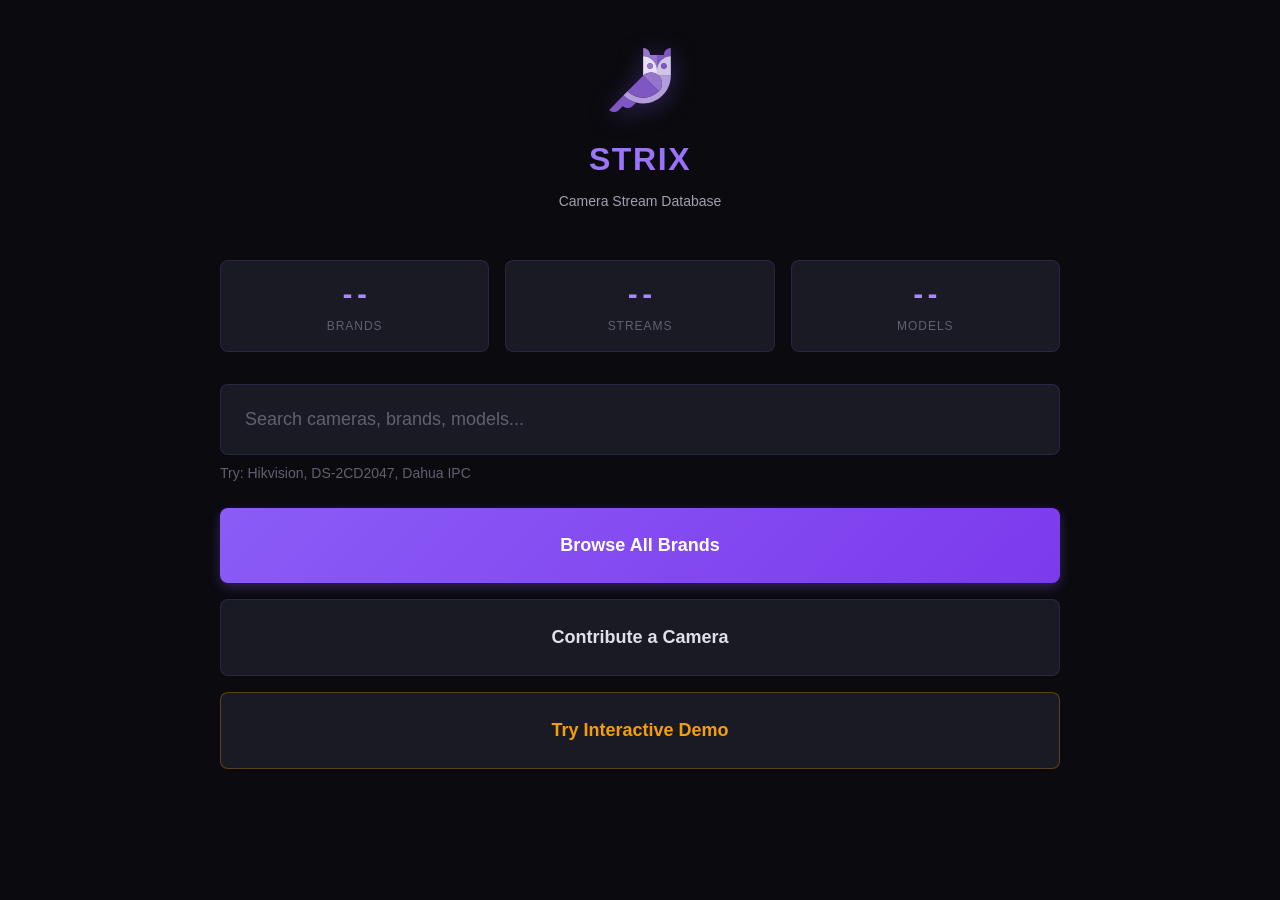
<file: search.html>
<!DOCTYPE html>
<html lang="en">
<head>
    <meta charset="UTF-8">
    <meta name="viewport" content="width=device-width, initial-scale=1.0, maximum-scale=1.0, user-scalable=no">
    <meta name="theme-color" content="#0a0a0f">
    <title>Strix - Camera Stream Database</title>
    <meta name="description" content="Open database of IP camera stream URLs. 3600+ brands. Browse, search, and contribute camera stream patterns.">
    <link rel="stylesheet" href="css/variables.css">
    <link rel="stylesheet" href="css/base.css">
    <link rel="stylesheet" href="css/components.css">
    <link rel="stylesheet" href="css/layout.css">
    <link rel="stylesheet" href="css/streams.css">
    <link rel="stylesheet" href="css/contribute.css">
    <link rel="stylesheet" href="css/responsive.css">
</head>
<body>
    <div id="app"></div>
    <script type="module" src="js/app.js"></script>
</body>
</html>
</file>
<file: css/variables.css>
:root {
    /* Colors -- from Strix */
    --bg-primary: #0a0a0f;
    --bg-secondary: #1a1a24;
    --bg-tertiary: #24242f;
    --bg-elevated: #2a2a38;

    --purple-primary: #8b5cf6;
    --purple-light: #a78bfa;
    --purple-dark: #7c3aed;
    --purple-glow: rgba(139, 92, 246, 0.3);
    --purple-glow-strong: rgba(139, 92, 246, 0.5);

    --text-primary: #e0e0e8;
    --text-secondary: #a0a0b0;
    --text-tertiary: #606070;
    --text-disabled: #404050;

    --success: #10b981;
    --warning: #f59e0b;
    --error: #ef4444;

    --border-color: rgba(139, 92, 246, 0.15);
    --border-focus: rgba(139, 92, 246, 0.5);

    /* Typography */
    --font-primary: -apple-system, BlinkMacSystemFont, 'Inter', 'Segoe UI', 'Roboto', sans-serif;
    --font-mono: 'SF Mono', 'Monaco', 'Inconsolata', 'Fira Code', monospace;

    --text-xs: 0.75rem;
    --text-sm: 0.875rem;
    --text-base: 1rem;
    --text-lg: 1.125rem;
    --text-xl: 1.5rem;
    --text-2xl: 2rem;
    --text-3xl: 2.5rem;

    /* Spacing */
    --space-1: 0.25rem;
    --space-2: 0.5rem;
    --space-3: 0.75rem;
    --space-4: 1rem;
    --space-6: 1.5rem;
    --space-8: 2rem;
    --space-12: 3rem;

    /* Transitions */
    --transition-fast: 150ms cubic-bezier(0.4, 0, 0.2, 1);
    --transition-base: 250ms cubic-bezier(0.4, 0, 0.2, 1);
    --transition-slow: 400ms cubic-bezier(0.4, 0, 0.2, 1);

    /* Shadows */
    --shadow-sm: 0 2px 4px rgba(0, 0, 0, 0.3);
    --shadow-md: 0 4px 12px rgba(0, 0, 0, 0.4);
    --shadow-lg: 0 8px 24px rgba(0, 0, 0, 0.5);
    --shadow-purple: 0 8px 24px var(--purple-glow);

    /* Radius */
    --radius-sm: 6px;
    --radius-md: 8px;
    --radius-lg: 12px;
}
</file>
<file: css/base.css>
*, *::before, *::after {
    box-sizing: border-box;
    margin: 0;
    padding: 0;
}

html {
    font-size: 16px;
    -webkit-font-smoothing: antialiased;
    -moz-osx-font-smoothing: grayscale;
}

body {
    font-family: var(--font-primary);
    background: var(--bg-primary);
    color: var(--text-primary);
    line-height: 1.5;
    min-height: 100vh;
    overflow-x: hidden;
}

a {
    color: var(--purple-light);
    text-decoration: none;
    transition: color var(--transition-fast);
}

a:hover {
    color: var(--purple-primary);
}

code {
    font-family: var(--font-mono);
    font-size: var(--text-sm);
    background: var(--bg-tertiary);
    padding: 0.15em 0.4em;
    border-radius: 4px;
}

::selection {
    background: var(--purple-primary);
    color: white;
}

@keyframes fadeIn {
    from { opacity: 0; transform: translateY(8px); }
    to { opacity: 1; transform: translateY(0); }
}

@keyframes fadeInFast {
    from { opacity: 0; }
    to { opacity: 1; }
}
</file>
<file: css/components.css>
/* ===== BUTTONS ===== */
.btn {
    display: inline-flex;
    align-items: center;
    justify-content: center;
    gap: var(--space-2);
    padding: var(--space-4) var(--space-6);
    border-radius: var(--radius-md);
    font-size: var(--text-base);
    font-weight: 600;
    font-family: var(--font-primary);
    cursor: pointer;
    transition: all var(--transition-fast);
    border: none;
    outline: none;
    text-decoration: none;
}

.btn-primary {
    background: linear-gradient(135deg, var(--purple-primary), var(--purple-dark));
    color: white;
    box-shadow: 0 4px 12px var(--purple-glow);
}

.btn-primary:hover:not(:disabled) {
    transform: translateY(-2px);
    box-shadow: 0 8px 20px var(--purple-glow-strong);
}

.btn-primary:active:not(:disabled) {
    transform: translateY(0);
}

.btn-primary:disabled {
    opacity: 0.5;
    cursor: not-allowed;
}

.btn-secondary {
    background: var(--bg-secondary);
    color: var(--text-primary);
    border: 1px solid var(--border-color);
}

.btn-secondary:hover:not(:disabled) {
    border-color: var(--purple-primary);
    color: var(--purple-primary);
}

.btn-outline {
    background: transparent;
    color: var(--text-secondary);
    border: 1px solid var(--border-color);
}

.btn-outline:hover {
    border-color: var(--purple-primary);
    color: var(--purple-primary);
}

.btn-large {
    width: 100%;
    padding: var(--space-6);
    font-size: var(--text-lg);
}

.btn-small {
    padding: var(--space-2) var(--space-3);
    font-size: var(--text-xs);
}

/* ===== INPUTS ===== */
.input {
    width: 100%;
    padding: var(--space-4);
    background: var(--bg-secondary);
    border: 1px solid var(--border-color);
    border-radius: var(--radius-md);
    color: var(--text-primary);
    font-size: var(--text-base);
    font-family: var(--font-primary);
    transition: all var(--transition-fast);
    outline: none;
}

.input:focus {
    border-color: var(--purple-primary);
    box-shadow: 0 0 0 3px var(--purple-glow);
}

.input::placeholder {
    color: var(--text-tertiary);
}

.input-large {
    padding: var(--space-6);
    font-size: var(--text-lg);
}

select.input {
    appearance: none;
    background-image: url("data:image/svg+xml,%3Csvg xmlns='http://www.w3.org/2000/svg' width='12' height='12' viewBox='0 0 12 12' fill='none'%3E%3Cpath d='M3 4.5l3 3 3-3' stroke='%23606070' stroke-width='1.5' stroke-linecap='round'/%3E%3C/svg%3E");
    background-repeat: no-repeat;
    background-position: right var(--space-4) center;
    padding-right: var(--space-12);
}

textarea.input {
    resize: vertical;
    min-height: 80px;
}

.form-group {
    margin-bottom: var(--space-6);
}

.label {
    display: block;
    font-size: var(--text-sm);
    font-weight: 500;
    color: var(--text-secondary);
    margin-bottom: var(--space-2);
}

.label .required {
    color: var(--error);
}

.hint {
    margin-top: var(--space-2);
    font-size: var(--text-sm);
    color: var(--text-tertiary);
}

.form-row {
    display: flex;
    gap: var(--space-4);
}

.form-row > * {
    flex: 1;
}

/* ===== BADGES ===== */
.badge {
    display: inline-flex;
    align-items: center;
    gap: var(--space-1);
    padding: var(--space-1) var(--space-3);
    border-radius: 100px;
    font-size: var(--text-xs);
    font-weight: 600;
    letter-spacing: 0.03em;
}

.badge-protocol {
    background: rgba(139, 92, 246, 0.15);
    color: var(--purple-light);
    border: 1px solid rgba(139, 92, 246, 0.25);
}

.badge-port {
    background: rgba(16, 185, 129, 0.1);
    color: var(--success);
    border: 1px solid rgba(16, 185, 129, 0.2);
}

/* ===== CARDS ===== */
.card {
    background: var(--bg-secondary);
    border: 1px solid var(--border-color);
    border-radius: var(--radius-lg);
    padding: var(--space-6);
    transition: all var(--transition-fast);
}

.card:hover {
    border-color: var(--purple-primary);
    box-shadow: 0 4px 16px rgba(0, 0, 0, 0.3);
}

.card-clickable {
    cursor: pointer;
}

/* ===== STAT BOXES ===== */
.stat-grid {
    display: grid;
    grid-template-columns: repeat(3, 1fr);
    gap: var(--space-4);
    margin-bottom: var(--space-8);
}

.stat-box {
    background: var(--bg-secondary);
    border: 1px solid var(--border-color);
    border-radius: var(--radius-md);
    padding: var(--space-4);
    text-align: center;
}

.stat-value {
    font-size: var(--text-xl);
    font-weight: 700;
    color: var(--purple-light);
    font-family: var(--font-mono);
}

.stat-label {
    font-size: var(--text-xs);
    color: var(--text-tertiary);
    text-transform: uppercase;
    letter-spacing: 0.08em;
    margin-top: var(--space-1);
}

/* ===== COPY TOAST ===== */
.toast {
    position: fixed;
    bottom: var(--space-8);
    left: 50%;
    transform: translateX(-50%) translateY(100px);
    background: var(--bg-elevated);
    border: 1px solid var(--border-color);
    border-radius: var(--radius-md);
    padding: var(--space-3) var(--space-6);
    color: var(--text-primary);
    font-size: var(--text-sm);
    box-shadow: var(--shadow-lg);
    transition: transform var(--transition-base);
    z-index: 1000;
    pointer-events: none;
}

.toast.visible {
    transform: translateX(-50%) translateY(0);
}
</file>
<file: css/layout.css>
/* ===== APP LAYOUT ===== */
#app {
    min-height: 100vh;
    position: relative;
}

.page {
    min-height: 100vh;
    padding: var(--space-6);
    animation: fadeIn var(--transition-base);
}

.container {
    max-width: 720px;
    margin: 0 auto;
    width: 100%;
}

@media (min-width: 768px) {
    .page {
        padding: var(--space-12) var(--space-6);
    }
}

/* ===== HERO ===== */
.hero {
    text-align: center;
    margin-bottom: var(--space-12);
}

.logo {
    width: 64px;
    height: 64px;
    color: var(--purple-primary);
    margin: 0 auto var(--space-4);
    filter: drop-shadow(0 4px 12px var(--purple-glow));
}

.title {
    font-size: var(--text-2xl);
    font-weight: 700;
    letter-spacing: 0.05em;
    margin-bottom: var(--space-2);
    background: linear-gradient(135deg, var(--purple-light), var(--purple-primary));
    -webkit-background-clip: text;
    -webkit-text-fill-color: transparent;
    background-clip: text;
}

.subtitle {
    font-size: var(--text-sm);
    color: var(--text-secondary);
    font-weight: 400;
}

/* ===== NAVIGATION ===== */
.nav-back {
    display: inline-flex;
    align-items: center;
    gap: var(--space-2);
    background: none;
    border: none;
    color: var(--text-secondary);
    font-size: var(--text-sm);
    font-family: var(--font-primary);
    cursor: pointer;
    padding: var(--space-2) 0;
    margin-bottom: var(--space-6);
    transition: color var(--transition-fast);
}

.nav-back:hover {
    color: var(--purple-primary);
}

.nav-back svg {
    width: 16px;
    height: 16px;
}

/* ===== PAGE HEADER ===== */
.page-header {
    margin-bottom: var(--space-8);
}

.page-title {
    font-size: var(--text-xl);
    font-weight: 700;
    color: var(--text-primary);
    margin-bottom: var(--space-1);
}

.page-subtitle {
    font-size: var(--text-sm);
    color: var(--text-tertiary);
}

/* ===== SECTION HEADER ===== */
.section-header {
    display: flex;
    align-items: baseline;
    justify-content: space-between;
    margin-bottom: var(--space-4);
}

.section-title {
    font-size: var(--text-lg);
    font-weight: 600;
    color: var(--text-primary);
}

.section-count {
    font-size: var(--text-sm);
    color: var(--text-tertiary);
    font-family: var(--font-mono);
}

/* ===== ALPHABET JUMP ===== */
.alphabet-bar {
    display: flex;
    flex-wrap: wrap;
    gap: var(--space-1);
    justify-content: center;
    padding: var(--space-4) 0;
    margin-bottom: var(--space-6);
    position: sticky;
    top: 0;
    background: var(--bg-primary);
    z-index: 10;
    border-bottom: 1px solid var(--border-color);
}

.alphabet-letter {
    width: 28px;
    height: 28px;
    display: flex;
    align-items: center;
    justify-content: center;
    font-size: var(--text-xs);
    font-weight: 600;
    color: var(--text-tertiary);
    border-radius: 4px;
    cursor: pointer;
    transition: all var(--transition-fast);
    background: none;
    border: none;
    font-family: var(--font-mono);
}

.alphabet-letter:hover {
    color: var(--purple-primary);
    background: rgba(139, 92, 246, 0.1);
}

.alphabet-letter.active {
    color: var(--purple-primary);
    background: rgba(139, 92, 246, 0.15);
}

.alphabet-letter.disabled {
    opacity: 0.3;
    cursor: default;
}

/* ===== LETTER GROUP ===== */
.letter-group {
    margin-bottom: var(--space-6);
}

.letter-group-title {
    font-size: var(--text-lg);
    font-weight: 700;
    color: var(--purple-light);
    margin-bottom: var(--space-3);
    padding-bottom: var(--space-2);
    border-bottom: 1px solid var(--border-color);
    font-family: var(--font-mono);
}

/* ===== BRAND GRID ===== */
.brand-grid {
    display: grid;
    grid-template-columns: repeat(auto-fill, minmax(200px, 1fr));
    gap: var(--space-3);
    margin-bottom: var(--space-4);
}

/* ===== MODEL LIST ===== */
.model-list {
    display: flex;
    flex-direction: column;
    gap: var(--space-2);
}

.model-item {
    display: flex;
    align-items: center;
    justify-content: space-between;
    padding: var(--space-3) var(--space-4);
    background: var(--bg-secondary);
    border: 1px solid var(--border-color);
    border-radius: var(--radius-md);
    cursor: pointer;
    transition: all var(--transition-fast);
}

.model-item:hover {
    border-color: var(--purple-primary);
    background: var(--bg-tertiary);
}

.model-name {
    font-family: var(--font-mono);
    font-size: var(--text-sm);
    color: var(--text-primary);
}

.model-arrow {
    color: var(--text-tertiary);
    transition: transform var(--transition-fast);
}

.model-item:hover .model-arrow {
    color: var(--purple-primary);
    transform: translateX(4px);
}

/* ===== LOADING ===== */
.loading {
    display: flex;
    align-items: center;
    justify-content: center;
    gap: var(--space-3);
    padding: var(--space-12);
    color: var(--text-tertiary);
    font-size: var(--text-sm);
}

.spinner {
    width: 20px;
    height: 20px;
    border: 2px solid var(--border-color);
    border-top-color: var(--purple-primary);
    border-radius: 50%;
    animation: spin 0.6s linear infinite;
}

@keyframes spin {
    to { transform: rotate(360deg); }
}

/* ===== EMPTY STATE ===== */
.empty-state {
    text-align: center;
    padding: var(--space-12);
    color: var(--text-tertiary);
}

.empty-state p {
    margin-bottom: var(--space-4);
}

/* ===== PRIVACY NOTE ===== */
.privacy-note {
    display: flex;
    align-items: center;
    gap: var(--space-2);
    margin-top: var(--space-4);
    padding: var(--space-3) var(--space-4);
    background: rgba(16, 185, 129, 0.05);
    border: 1px solid rgba(16, 185, 129, 0.15);
    border-radius: var(--radius-md);
    font-size: var(--text-xs);
    color: var(--success);
}

.privacy-note svg {
    width: 14px;
    height: 14px;
    flex-shrink: 0;
}
</file>
<file: css/streams.css>
/* ===== STREAM CREDENTIALS BAR ===== */
.credentials-bar {
    background: var(--bg-secondary);
    border: 1px solid var(--border-color);
    border-radius: var(--radius-lg);
    padding: var(--space-4);
    margin-bottom: var(--space-6);
}

.credentials-bar .form-row {
    margin-bottom: 0;
}

.credentials-bar .input {
    font-size: var(--text-sm);
    padding: var(--space-3);
}

.credentials-bar .label {
    font-size: var(--text-xs);
    margin-bottom: var(--space-1);
}

/* ===== STREAM LIST ===== */
.stream-list {
    display: flex;
    flex-direction: column;
    gap: var(--space-3);
}

/* ===== STREAM ITEM (from Strix) ===== */
.stream-item {
    background: var(--bg-secondary);
    border: 1px solid var(--border-color);
    border-radius: var(--radius-md);
    overflow: hidden;
    transition: border-color var(--transition-fast);
}

.stream-item:hover {
    border-color: rgba(139, 92, 246, 0.3);
}

.stream-item-header {
    display: flex;
    align-items: center;
    justify-content: space-between;
    padding: var(--space-3) var(--space-4);
    cursor: pointer;
    gap: var(--space-3);
}

.stream-item-main {
    display: flex;
    align-items: center;
    gap: var(--space-3);
    flex: 1;
    min-width: 0;
}

.stream-info-left {
    display: flex;
    align-items: center;
    gap: var(--space-3);
    flex: 1;
    min-width: 0;
}

/* ===== STREAM TYPE BADGE ===== */
.stream-type-badge {
    display: inline-flex;
    align-items: center;
    gap: var(--space-1);
    padding: var(--space-1) var(--space-2);
    background: rgba(139, 92, 246, 0.1);
    border: 1px solid rgba(139, 92, 246, 0.2);
    border-radius: var(--radius-sm);
    color: var(--purple-light);
    font-size: var(--text-xs);
    font-weight: 600;
    font-family: var(--font-mono);
    text-transform: uppercase;
    white-space: nowrap;
    flex-shrink: 0;
}

.stream-type-badge svg {
    width: 14px;
    height: 14px;
}

.stream-port-badge {
    font-size: var(--text-xs);
    color: var(--text-tertiary);
    font-family: var(--font-mono);
    white-space: nowrap;
    flex-shrink: 0;
}

/* ===== STREAM URL ===== */
.stream-url-preview {
    font-family: var(--font-mono);
    font-size: var(--text-sm);
    color: var(--text-secondary);
    white-space: nowrap;
    overflow: hidden;
    text-overflow: ellipsis;
    flex: 1;
    min-width: 0;
}

/* ===== STREAM ACTIONS ===== */
.stream-actions {
    display: flex;
    align-items: center;
    gap: var(--space-2);
    flex-shrink: 0;
}

.btn-copy {
    display: flex;
    align-items: center;
    justify-content: center;
    width: 32px;
    height: 32px;
    background: var(--bg-tertiary);
    border: 1px solid var(--border-color);
    border-radius: var(--radius-sm);
    color: var(--text-tertiary);
    cursor: pointer;
    transition: all var(--transition-fast);
}

.btn-copy:hover {
    border-color: var(--purple-primary);
    color: var(--purple-primary);
}

.btn-copy.copied {
    border-color: var(--success);
    color: var(--success);
}

.btn-copy svg {
    width: 14px;
    height: 14px;
}

/* ===== EXPAND/COLLAPSE ===== */
.stream-toggle {
    display: flex;
    align-items: center;
    justify-content: center;
    width: 24px;
    height: 24px;
    background: none;
    border: none;
    color: var(--text-tertiary);
    cursor: pointer;
    transition: all var(--transition-fast);
    flex-shrink: 0;
}

.stream-toggle:hover {
    color: var(--purple-primary);
}

.stream-toggle .chevron {
    transition: transform var(--transition-fast);
}

.stream-item.expanded .stream-toggle .chevron {
    transform: rotate(180deg);
}

/* ===== STREAM DETAILS ===== */
.stream-item-details {
    max-height: 0;
    overflow: hidden;
    transition: max-height var(--transition-base);
}

.stream-item.expanded .stream-item-details {
    max-height: 200px;
}

.stream-details-content {
    padding: 0 var(--space-4) var(--space-4);
    border-top: 1px solid var(--border-color);
}

.stream-url-full {
    font-family: var(--font-mono);
    font-size: var(--text-sm);
    color: var(--text-primary);
    background: var(--bg-primary);
    padding: var(--space-3);
    border-radius: var(--radius-sm);
    margin-top: var(--space-3);
    word-break: break-all;
    line-height: 1.6;
}

.stream-url-built {
    font-family: var(--font-mono);
    font-size: var(--text-sm);
    color: var(--success);
    background: rgba(16, 185, 129, 0.05);
    border: 1px solid rgba(16, 185, 129, 0.15);
    padding: var(--space-3);
    border-radius: var(--radius-sm);
    margin-top: var(--space-2);
    word-break: break-all;
    line-height: 1.6;
    display: flex;
    align-items: flex-start;
    justify-content: space-between;
    gap: var(--space-2);
}

.stream-url-built .url-text {
    flex: 1;
    min-width: 0;
}

.stream-notes {
    font-size: var(--text-xs);
    color: var(--text-tertiary);
    margin-top: var(--space-2);
    font-style: italic;
}
</file>
<file: css/contribute.css>
/* ===== CONTRIBUTE PAGE ===== */
.contribute-form {
    max-width: 540px;
    margin: 0 auto;
}

.contribute-success {
    text-align: center;
    padding: var(--space-12) 0;
    animation: fadeIn var(--transition-base);
}

.contribute-success svg {
    width: 48px;
    height: 48px;
    color: var(--success);
    margin-bottom: var(--space-4);
}

.contribute-success h2 {
    font-size: var(--text-xl);
    margin-bottom: var(--space-2);
    color: var(--text-primary);
}

.contribute-success p {
    color: var(--text-secondary);
    margin-bottom: var(--space-6);
}

.contribute-success a {
    color: var(--purple-light);
}

.contribute-info {
    font-size: var(--text-xs);
    color: var(--text-tertiary);
    text-align: center;
    margin-top: var(--space-6);
    line-height: 1.6;
}
</file>
<file: css/responsive.css>
@media (max-width: 640px) {
    .stat-grid {
        grid-template-columns: repeat(3, 1fr);
        gap: var(--space-2);
    }

    .stat-value {
        font-size: var(--text-lg);
    }

    .brand-grid {
        grid-template-columns: 1fr;
    }

    .form-row {
        flex-direction: column;
        gap: var(--space-4);
    }

    .credentials-bar .form-row {
        flex-direction: column;
    }

    .stream-item-header {
        flex-direction: column;
        align-items: flex-start;
    }

    .stream-item-main {
        width: 100%;
    }

    .stream-actions {
        width: 100%;
        justify-content: flex-end;
        margin-top: var(--space-2);
    }

    .alphabet-bar {
        gap: 0;
    }

    .alphabet-letter {
        width: 24px;
        height: 24px;
        font-size: 0.65rem;
    }
}

@media (min-width: 768px) {
    .container {
        max-width: 720px;
    }
}

@media (min-width: 1024px) {
    .container {
        max-width: 840px;
    }

    .brand-grid {
        grid-template-columns: repeat(auto-fill, minmax(220px, 1fr));
    }
}
</file>
